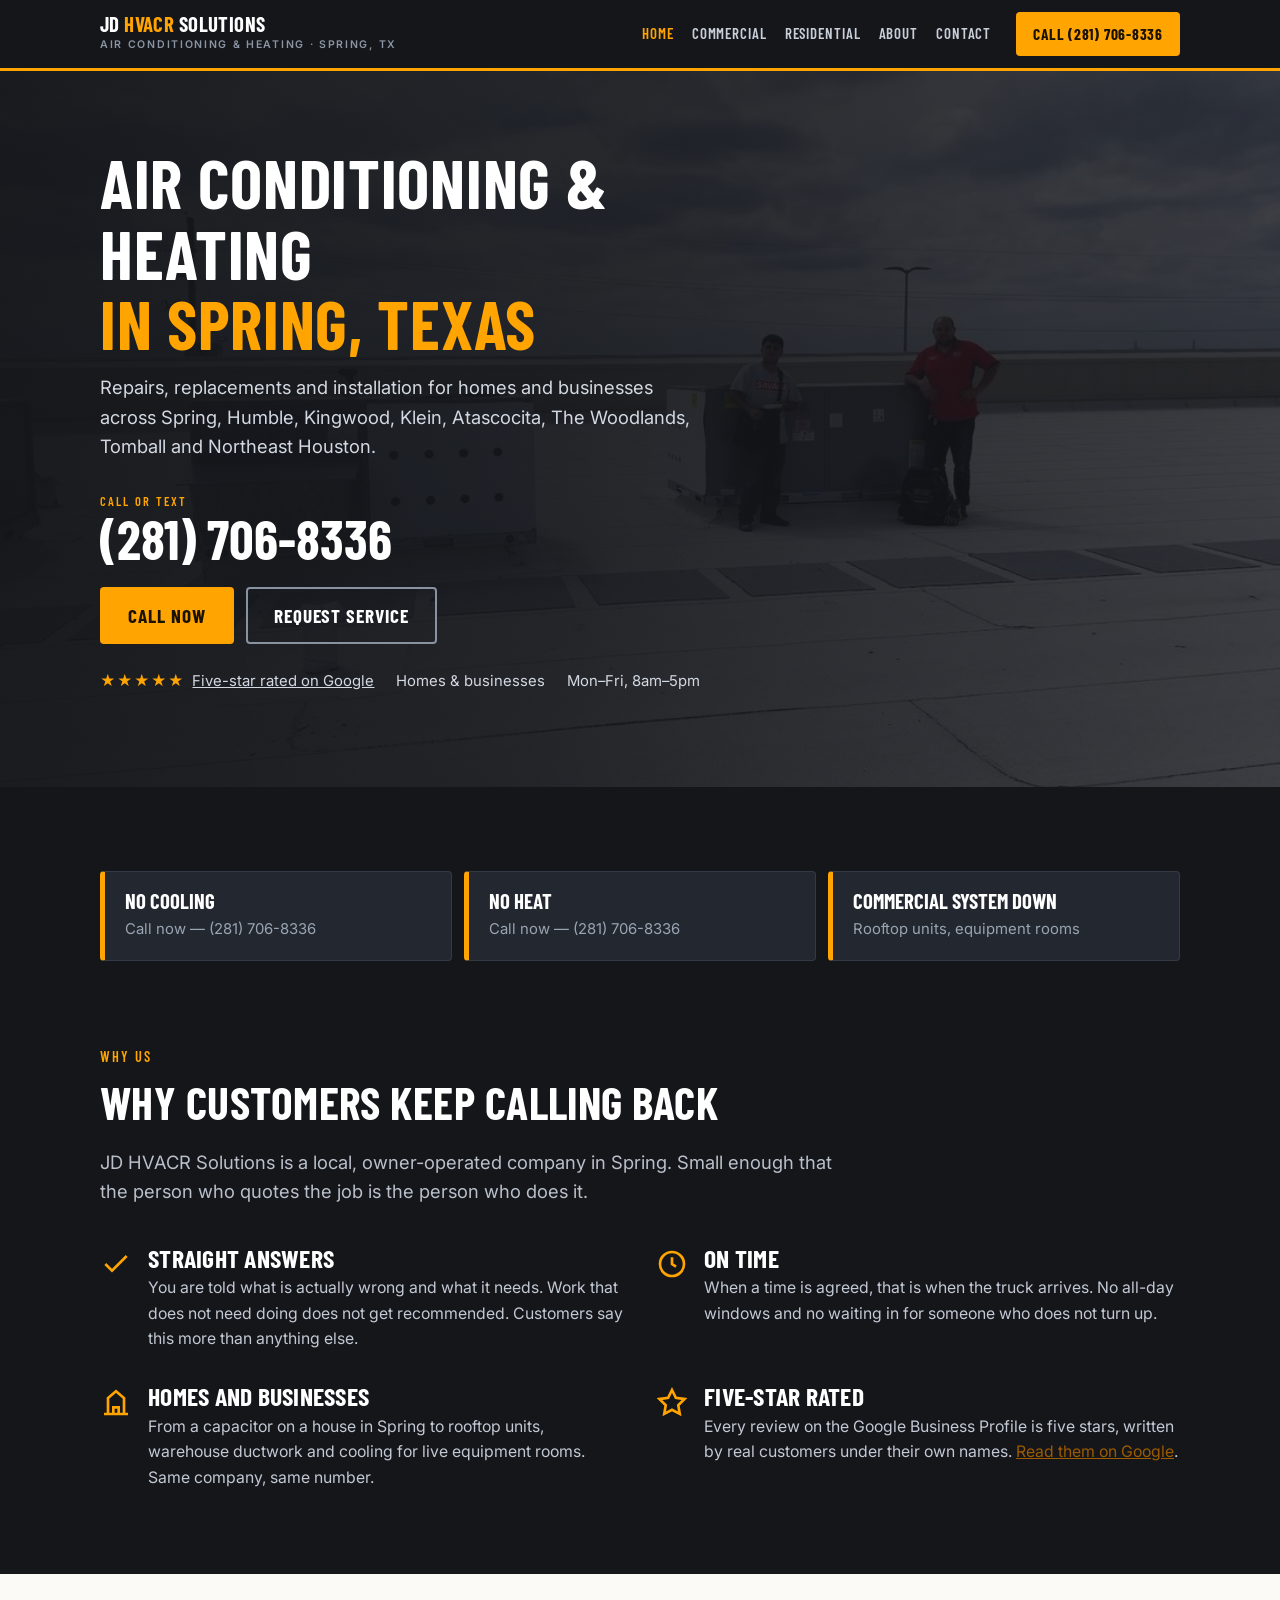
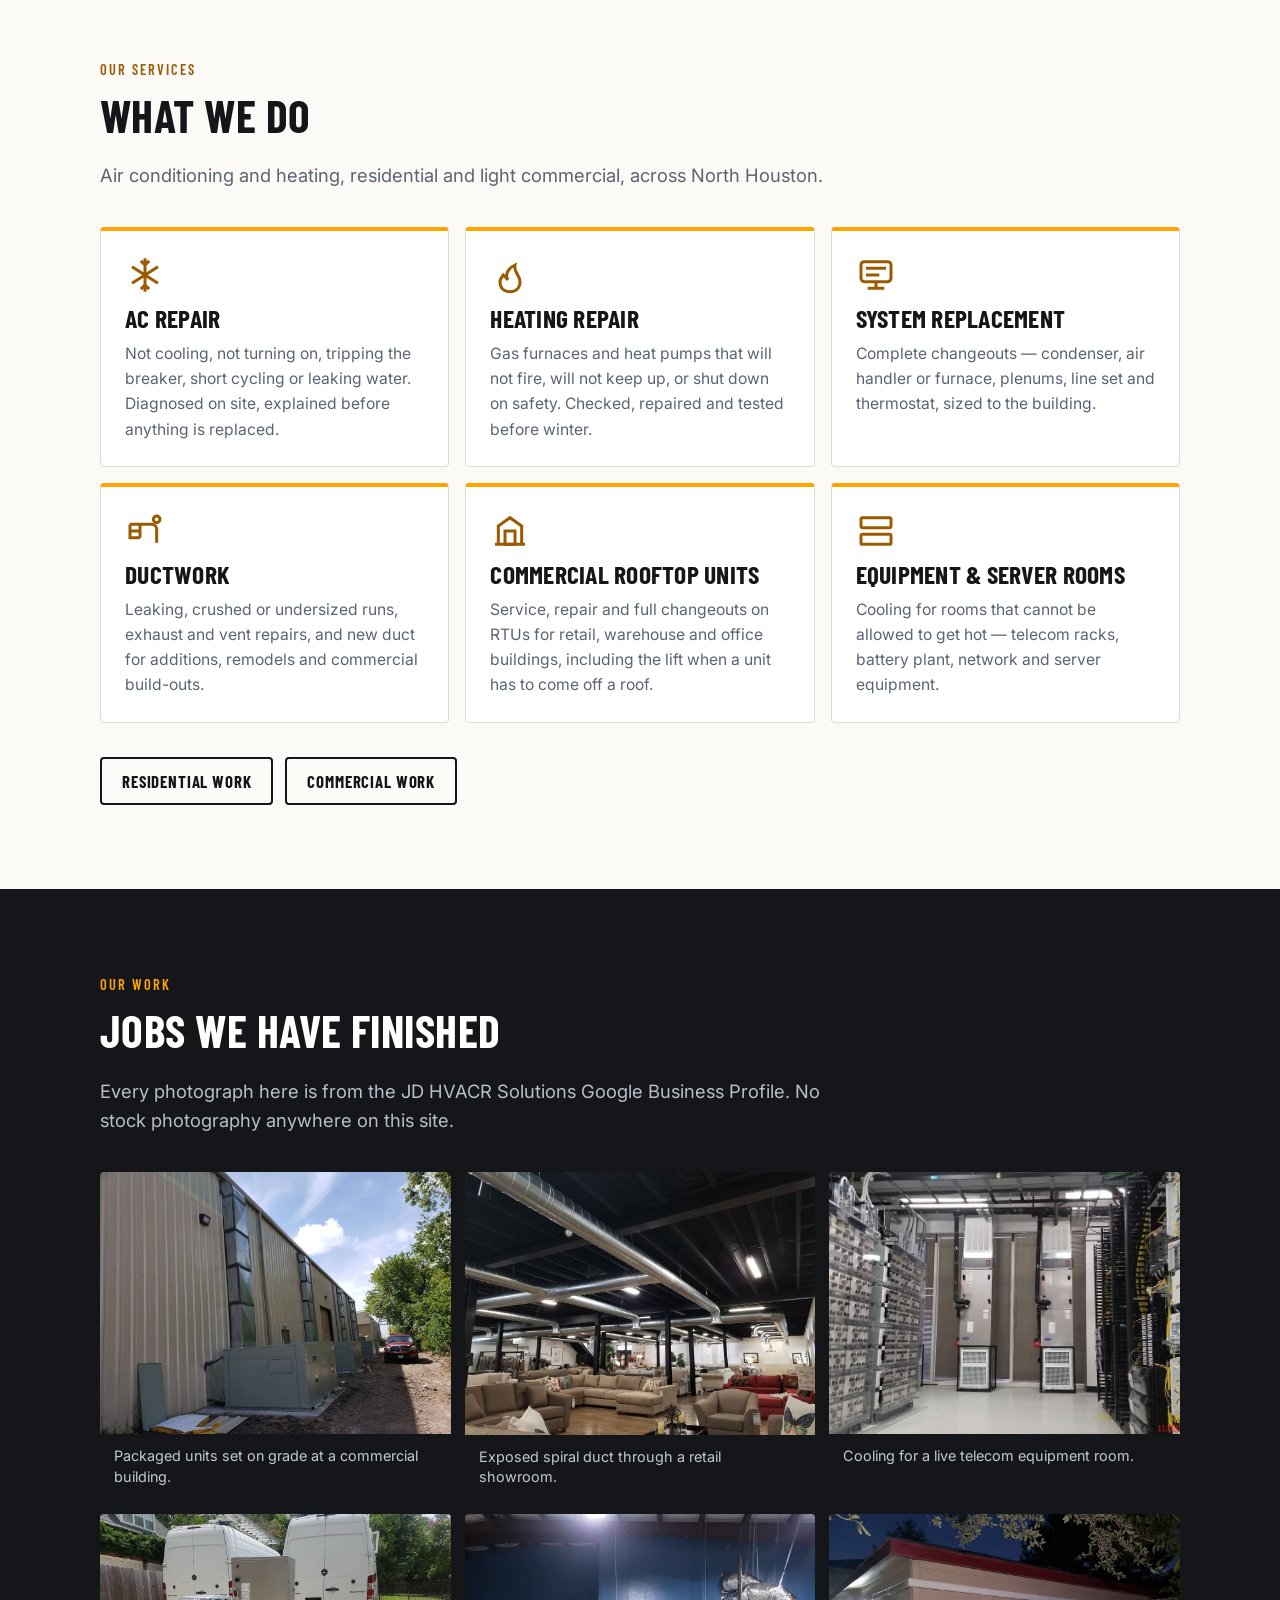
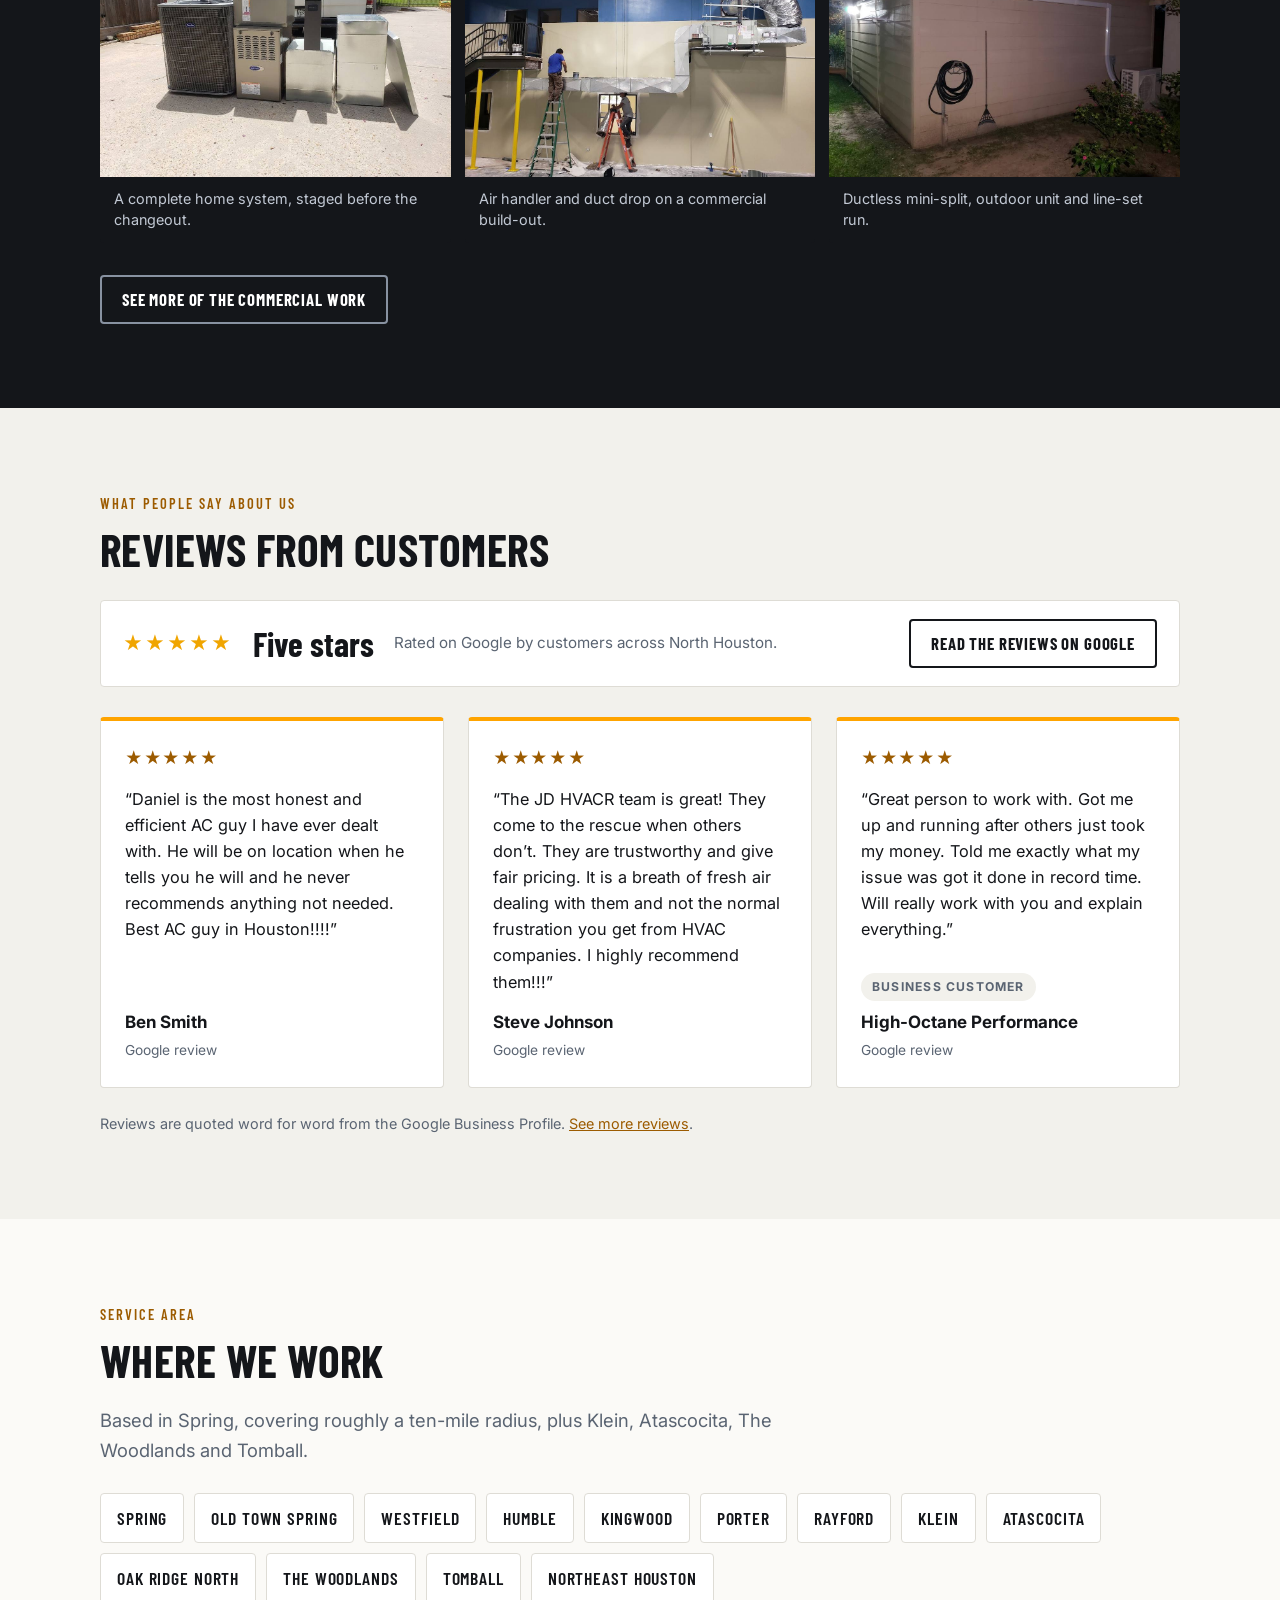
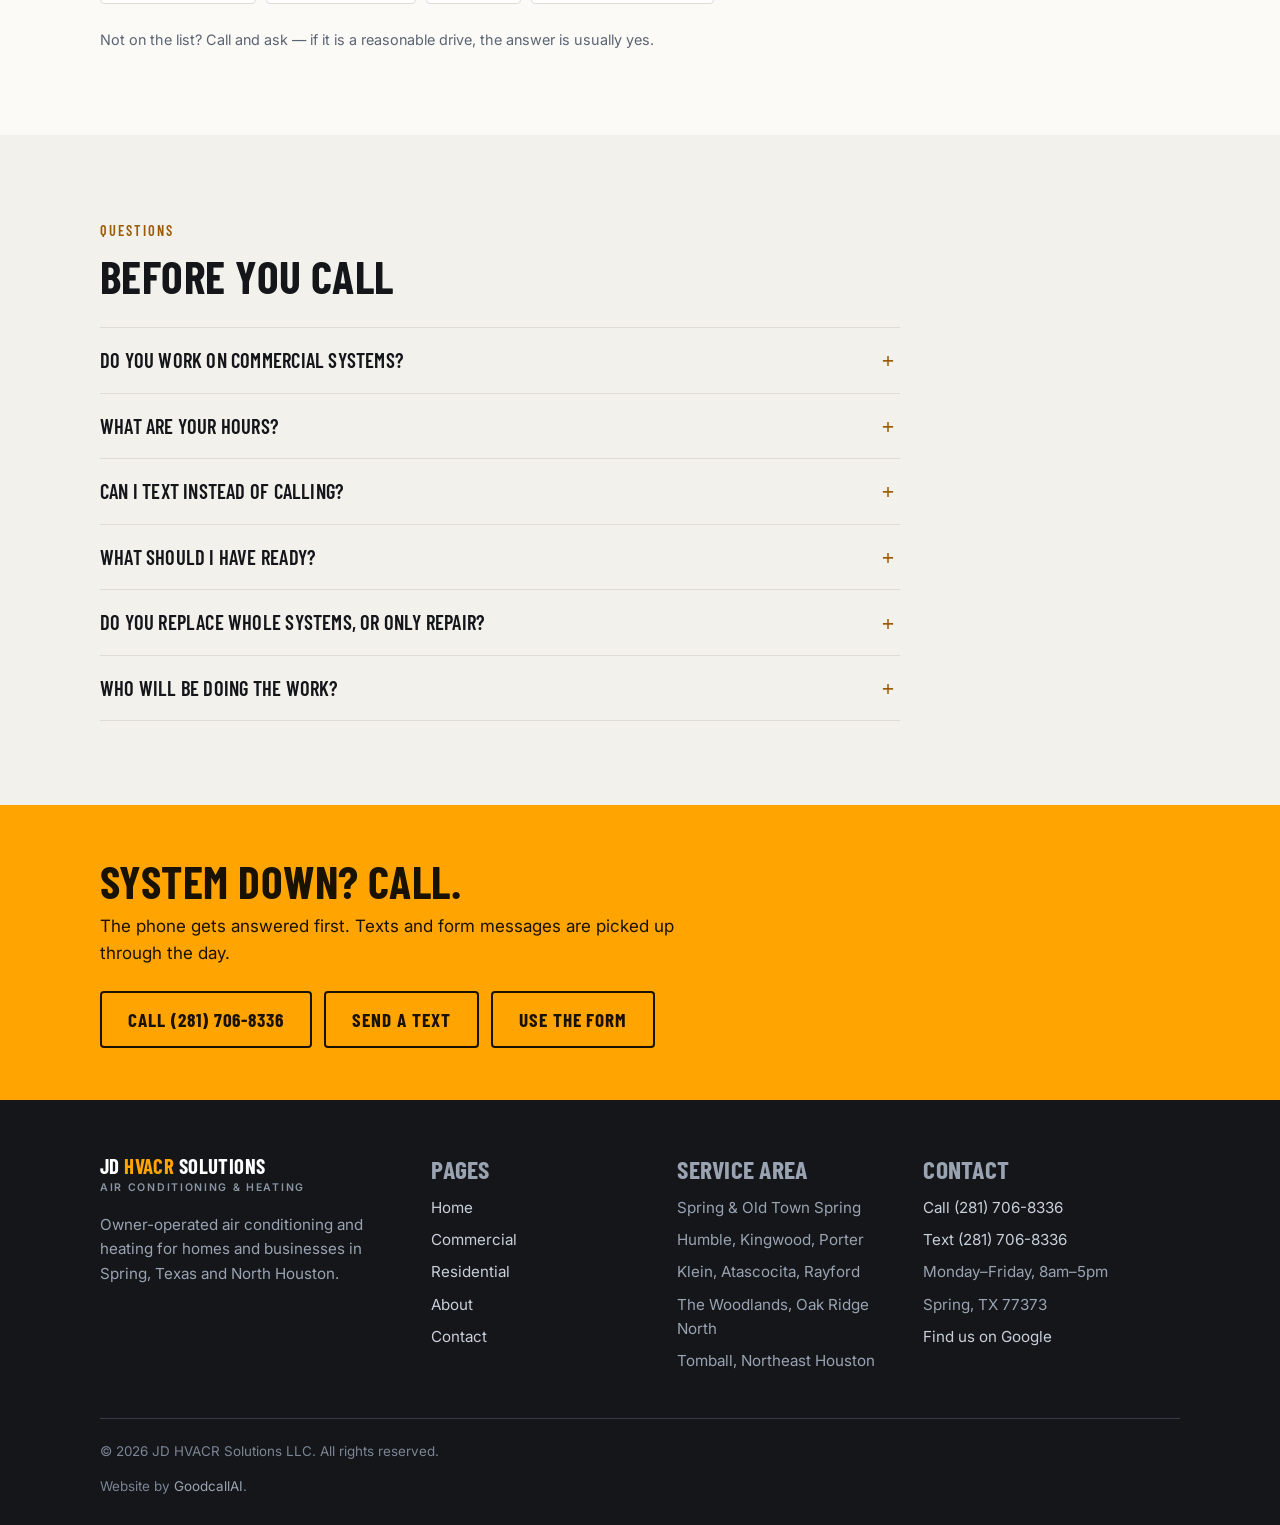
<file: index.html>
<!DOCTYPE html>
<html lang="en-US">
<head>
<meta charset="utf-8">
<meta name="viewport" content="width=device-width, initial-scale=1">
<!-- PREVIEW MODE: keeps this temporary address out of Google. Remove this line on the real domain. -->
<meta name="robots" content="noindex, nofollow">
<title>JD HVACR Solutions | AC &amp; Heating Repair in Spring, TX</title>
<meta name="description" content="Air conditioning and heating repair, replacement and installation for homes and businesses in Spring, Humble, Kingwood, Klein, Atascocita, The Woodlands, Tomball and Northeast Houston. Call or text (281) 706-8336.">
<meta property="og:type" content="website">
<meta property="og:site_name" content="JD HVACR Solutions">
<meta property="og:title" content="JD HVACR Solutions | AC &amp; Heating in Spring, TX">
<meta property="og:description" content="AC and heating for homes and businesses across Spring and North Houston. Five-star rated on Google. Call or text (281) 706-8336.">
<meta property="og:url" content="https://www.jdhvacrsolutions.com/">
<meta property="og:image" content="https://www.jdhvacrsolutions.com/assets/img/commercial-rooftop-units.jpg">
<meta name="twitter:card" content="summary_large_image">
<link rel="canonical" href="https://www.jdhvacrsolutions.com/">
<link rel="preconnect" href="https://fonts.googleapis.com">
<link rel="preconnect" href="https://fonts.gstatic.com" crossorigin>
<link rel="stylesheet" href="assets/css/site.css">
<link href="https://fonts.googleapis.com/css2?family=Barlow+Condensed:wght@600;700&family=Inter:wght@400;600;700&display=swap" rel="stylesheet">
<link rel="icon" href="assets/img/favicon.svg" type="image/svg+xml">
<script type="application/ld+json">
{
  "@context": "https://schema.org",
  "@type": "HVACBusiness",
  "name": "JD HVACR Solutions",
  "legalName": "JD HVACR Solutions LLC",
  "url": "https://www.jdhvacrsolutions.com/",
  "telephone": "+1-281-706-8336",
  "image": "https://www.jdhvacrsolutions.com/assets/img/commercial-rooftop-units.jpg",
  "address": {
    "@type": "PostalAddress",
    "addressLocality": "Spring",
    "addressRegion": "TX",
    "postalCode": "77373",
    "addressCountry": "US"
  },
  "geo": { "@type": "GeoCoordinates", "latitude": 30.0487239, "longitude": -95.3451249 },
  "openingHoursSpecification": [{
    "@type": "OpeningHoursSpecification",
    "dayOfWeek": ["Monday","Tuesday","Wednesday","Thursday","Friday"],
    "opens": "08:00", "closes": "17:00"
  }],
  "areaServed": [
    { "@type": "City", "name": "Spring, TX" },
    { "@type": "City", "name": "Humble, TX" },
    { "@type": "City", "name": "Kingwood, TX" },
    { "@type": "City", "name": "Porter, TX" },
    { "@type": "City", "name": "Klein, TX" },
    { "@type": "City", "name": "Atascocita, TX" },
    { "@type": "City", "name": "Oak Ridge North, TX" },
    { "@type": "City", "name": "The Woodlands, TX" },
    { "@type": "City", "name": "Tomball, TX" },
    { "@type": "City", "name": "Northeast Houston, TX" }
  ],
  "sameAs": ["https://maps.app.goo.gl/ZJkw5k8w882oYUyZ8"]
}
</script>
</head>
<body>
<a class="skip" href="#main">Skip to content</a>

<header class="topbar">
  <div class="wrap topbar__inner">
    <a class="brand" href="index.html">
      <div class="brand__name">JD <span>HVACR</span> Solutions</div>
      <div class="brand__sub">Air Conditioning &amp; Heating &middot; Spring, TX</div>
    </a>
    <nav class="nav" aria-label="Main">
      <a href="index.html" aria-current="page">Home</a>
      <a href="commercial.html">Commercial</a>
      <a href="residential.html">Residential</a>
      <a href="about.html">About</a>
      <a href="contact.html">Contact</a>
    </nav>
    <div class="topbar__cta">
      <a class="btn btn--amber" href="tel:+12817068336">Call (281) 706-8336</a>
    </div>
  </div>
</header>

<main id="main">

  <!-- ================= COVER ================= -->
  <section class="cover">
    <img class="cover__bg" src="assets/img/commercial-rooftop-units.jpg"
         alt="" aria-hidden="true" width="1100" height="619" fetchpriority="high">
    <div class="wrap cover__inner">
      <h1>Air conditioning &amp; heating <span>in Spring, Texas</span></h1>
      <p class="cover__lede">Repairs, replacements and installation for homes and businesses across Spring, Humble, Kingwood, Klein, Atascocita, The Woodlands, Tomball and Northeast Houston.</p>

      <a class="cover__phone" href="tel:+12817068336">
        <span class="label">Call or text</span>
        <span class="num">(281) 706-8336</span>
      </a>

      <div class="cover__actions">
        <a class="btn btn--lg btn--amber" href="tel:+12817068336">Call now</a>
        <a class="btn btn--lg btn--ghost" href="contact.html">Request service</a>
      </div>

      <ul class="cover__badges">
        <li><span class="stars" aria-hidden="true">&#9733;&#9733;&#9733;&#9733;&#9733;</span>
          <a href="https://maps.app.goo.gl/ZJkw5k8w882oYUyZ8" target="_blank" rel="noopener">Five-star rated on Google</a></li>
        <li>Homes &amp; businesses</li>
        <li>Mon&ndash;Fri, 8am&ndash;5pm</li>
      </ul>
    </div>
  </section>

  <!-- ================= TRIAGE ================= -->
  <section class="section section--tight section--dark">
    <div class="wrap">
      <div class="triage" style="margin-bottom:0">
        <a href="tel:+12817068336">
          <strong>No cooling</strong>
          <span>Call now &mdash; (281) 706-8336</span>
        </a>
        <a href="tel:+12817068336">
          <strong>No heat</strong>
          <span>Call now &mdash; (281) 706-8336</span>
        </a>
        <a href="commercial.html">
          <strong>Commercial system down</strong>
          <span>Rooftop units, equipment rooms</span>
        </a>
      </div>
    </div>
  </section>

  <!-- ================= WHY US ================= -->
  <section class="section section--dark" style="padding-top:0">
    <div class="wrap">
      <p class="eyebrow">Why us</p>
      <h2>Why customers keep calling back</h2>
      <p class="lede" style="margin-bottom:38px">JD HVACR Solutions is a local, owner-operated company in Spring. Small enough that the person who quotes the job is the person who does it.</p>

      <div class="why">
        <div class="why__item">
          <svg viewBox="0 0 24 24" fill="none" stroke="currentColor" stroke-width="2" aria-hidden="true"><path d="M20 6 9 17l-5-5"/></svg>
          <div>
            <h3>Straight answers</h3>
            <p>You are told what is actually wrong and what it needs. Work that does not need doing does not get recommended. Customers say this more than anything else.</p>
          </div>
        </div>
        <div class="why__item">
          <svg viewBox="0 0 24 24" fill="none" stroke="currentColor" stroke-width="2" aria-hidden="true"><circle cx="12" cy="12" r="9"/><path d="M12 7v5l3 2"/></svg>
          <div>
            <h3>On time</h3>
            <p>When a time is agreed, that is when the truck arrives. No all-day windows and no waiting in for someone who does not turn up.</p>
          </div>
        </div>
        <div class="why__item">
          <svg viewBox="0 0 24 24" fill="none" stroke="currentColor" stroke-width="2" aria-hidden="true"><path d="M3 21h18M6 21V9l6-5 6 5v12M10 21v-5h4v5"/></svg>
          <div>
            <h3>Homes and businesses</h3>
            <p>From a capacitor on a house in Spring to rooftop units, warehouse ductwork and cooling for live equipment rooms. Same company, same number.</p>
          </div>
        </div>
        <div class="why__item">
          <svg viewBox="0 0 24 24" fill="none" stroke="currentColor" stroke-width="2" aria-hidden="true"><path d="m12 3 2.9 5.9 6.5.9-4.7 4.6 1.1 6.5L12 17.8 6.2 20.9l1.1-6.5L2.6 9.8l6.5-.9z"/></svg>
          <div>
            <h3>Five-star rated</h3>
            <p>Every review on the Google Business Profile is five stars, written by real customers under their own names. <a href="https://maps.app.goo.gl/ZJkw5k8w882oYUyZ8" target="_blank" rel="noopener">Read them on Google</a>.</p>
          </div>
        </div>
      </div>
    </div>
  </section>

  <!-- ================= SERVICES ================= -->
  <section class="section">
    <div class="wrap">
      <p class="eyebrow">Our services</p>
      <h2>What we do</h2>
      <p class="lede">Air conditioning and heating, residential and light commercial, across North Houston.</p>

      <div class="services" style="margin-top:36px">
        <article class="svc">
          <svg viewBox="0 0 24 24" fill="none" stroke="currentColor" stroke-width="1.8" aria-hidden="true"><path d="M12 2v20M4.2 7 19.8 17M19.8 7 4.2 17M12 6l-2.5-2.5M12 6l2.5-2.5M12 18l-2.5 2.5M12 18l2.5 2.5"/></svg>
          <h3>AC repair</h3>
          <p>Not cooling, not turning on, tripping the breaker, short cycling or leaking water. Diagnosed on site, explained before anything is replaced.</p>
        </article>
        <article class="svc">
          <svg viewBox="0 0 24 24" fill="none" stroke="currentColor" stroke-width="1.8" aria-hidden="true"><path d="M12 22c4 0 6-2.7 6-6 0-4-4-5.5-3-10-3 1.5-5 4-5 6.5 0 1.5.8 2.5.8 2.5S9 13 8 12c-1 1.3-2 2.6-2 4 0 3.3 2 6 6 6Z"/></svg>
          <h3>Heating repair</h3>
          <p>Gas furnaces and heat pumps that will not fire, will not keep up, or shut down on safety. Checked, repaired and tested before winter.</p>
        </article>
        <article class="svc">
          <svg viewBox="0 0 24 24" fill="none" stroke="currentColor" stroke-width="1.8" aria-hidden="true"><rect x="3" y="4" width="18" height="12" rx="2"/><path d="M7 20h10M12 16v4M6 8h12M6 12h8"/></svg>
          <h3>System replacement</h3>
          <p>Complete changeouts &mdash; condenser, air handler or furnace, plenums, line set and thermostat, sized to the building.</p>
        </article>
        <article class="svc">
          <svg viewBox="0 0 24 24" fill="none" stroke="currentColor" stroke-width="1.8" aria-hidden="true"><path d="M3 8h13a3 3 0 0 1 3 3v8M3 8v8h6M3 12h6M9 8v8"/><circle cx="19" cy="5" r="2"/></svg>
          <h3>Ductwork</h3>
          <p>Leaking, crushed or undersized runs, exhaust and vent repairs, and new duct for additions, remodels and commercial build-outs.</p>
        </article>
        <article class="svc">
          <svg viewBox="0 0 24 24" fill="none" stroke="currentColor" stroke-width="1.8" aria-hidden="true"><path d="M3 20h18M5 20V9l7-5 7 5v11"/><rect x="9" y="12" width="6" height="8"/></svg>
          <h3>Commercial rooftop units</h3>
          <p>Service, repair and full changeouts on RTUs for retail, warehouse and office buildings, including the lift when a unit has to come off a roof.</p>
        </article>
        <article class="svc">
          <svg viewBox="0 0 24 24" fill="none" stroke="currentColor" stroke-width="1.8" aria-hidden="true"><rect x="3" y="4" width="18" height="6" rx="1"/><rect x="3" y="14" width="18" height="6" rx="1"/><path d="M7 7h.01M7 17h.01"/></svg>
          <h3>Equipment &amp; server rooms</h3>
          <p>Cooling for rooms that cannot be allowed to get hot &mdash; telecom racks, battery plant, network and server equipment.</p>
        </article>
      </div>

      <div style="margin-top:34px; display:flex; flex-wrap:wrap; gap:12px">
        <a class="btn btn--outline" href="residential.html">Residential work</a>
        <a class="btn btn--outline" href="commercial.html">Commercial work</a>
      </div>
    </div>
  </section>

  <!-- ================= OUR WORK ================= -->
  <section class="section section--dark">
    <div class="wrap">
      <p class="eyebrow">Our work</p>
      <h2>Jobs we have finished</h2>
      <p class="lede">Every photograph here is from the JD HVACR Solutions Google Business Profile. No stock photography anywhere on this site.</p>

      <div class="gallery" style="margin-top:36px">
        <figure class="shot">
          <img src="assets/img/commercial-package-units.jpg" alt="A row of packaged air conditioning units installed at ground level alongside a metal commercial building" width="1100" height="825" loading="lazy">
          <figcaption>Packaged units set on grade at a commercial building.</figcaption>
        </figure>
        <figure class="shot">
          <img src="assets/img/commercial-spiral-duct-showroom.jpg" alt="Exposed spiral ductwork running across the ceiling of a furniture showroom" width="1100" height="825" loading="lazy">
          <figcaption>Exposed spiral duct through a retail showroom.</figcaption>
        </figure>
        <figure class="shot">
          <img src="assets/img/commercial-equipment-room.jpg" alt="Two air handlers installed in a telecom equipment room between battery racks and fiber patch panels" width="1100" height="619" loading="lazy">
          <figcaption>Cooling for a live telecom equipment room.</figcaption>
        </figure>
        <figure class="shot">
          <img src="assets/img/residential-system-changeout.jpg" alt="Condenser, air handler, gas furnace and sheet metal plenums staged on a driveway for a home system replacement" width="1100" height="825" loading="lazy">
          <figcaption>A complete home system, staged before the changeout.</figcaption>
        </figure>
        <figure class="shot">
          <img src="assets/img/commercial-fitout-ductwork.jpg" alt="A ceiling-hung air handler and rectangular duct being installed during a commercial build-out" width="1100" height="825" loading="lazy">
          <figcaption>Air handler and duct drop on a commercial build-out.</figcaption>
        </figure>
        <figure class="shot">
          <img src="assets/img/residential-mini-split.jpg" alt="Ductless mini-split outdoor unit mounted beside a garage wall with a white line-set cover running up to the roofline" width="1100" height="825" loading="lazy">
          <figcaption>Ductless mini-split, outdoor unit and line-set run.</figcaption>
        </figure>
      </div>

      <p style="margin-top:32px">
        <a class="btn btn--ghost" href="commercial.html">See more of the commercial work</a>
      </p>
    </div>
  </section>

  <!-- ================= REVIEWS ================= -->
  <section class="section section--alt">
    <div class="wrap">
      <p class="eyebrow">What people say about us</p>
      <h2>Reviews from customers</h2>

      <div class="google-strip" style="margin-top:28px">
        <span class="stars" aria-hidden="true">&#9733;&#9733;&#9733;&#9733;&#9733;</span>
        <span class="big">Five stars</span>
        <p>Rated on Google by customers across North Houston.</p>
        <a class="btn btn--outline" style="margin-left:auto"
           href="https://maps.app.goo.gl/ZJkw5k8w882oYUyZ8" target="_blank" rel="noopener">Read the reviews on Google</a>
      </div>

      <div class="reviews">
        <article class="review">
          <div class="review__stars"><span aria-hidden="true">&#9733;&#9733;&#9733;&#9733;&#9733;</span><span class="visually-hidden">Rated 5 out of 5 stars</span></div>
          <blockquote>&ldquo;Daniel is the most honest and efficient AC guy I have ever dealt with. He will be on location when he tells you he will and he never recommends anything not needed. Best AC guy in Houston!!!!&rdquo;</blockquote>
          <div class="review__who">
            <span class="review__name">Ben Smith</span>
            <span class="review__meta">Google review</span>
          </div>
        </article>

        <article class="review">
          <div class="review__stars"><span aria-hidden="true">&#9733;&#9733;&#9733;&#9733;&#9733;</span><span class="visually-hidden">Rated 5 out of 5 stars</span></div>
          <blockquote>&ldquo;The JD HVACR team is great! They come to the rescue when others don&rsquo;t. They are trustworthy and give fair pricing. It is a breath of fresh air dealing with them and not the normal frustration you get from HVAC companies. I highly recommend them!!!&rdquo;</blockquote>
          <div class="review__who">
            <span class="review__name">Steve Johnson</span>
            <span class="review__meta">Google review</span>
          </div>
        </article>

        <article class="review">
          <div class="review__stars"><span aria-hidden="true">&#9733;&#9733;&#9733;&#9733;&#9733;</span><span class="visually-hidden">Rated 5 out of 5 stars</span></div>
          <blockquote>&ldquo;Great person to work with. Got me up and running after others just took my money. Told me exactly what my issue was got it done in record time. Will really work with you and explain everything.&rdquo;</blockquote>
          <div class="review__who">
            <span class="review__job">Business customer</span>
            <span class="review__name" style="margin-top:8px">High-Octane Performance</span>
            <span class="review__meta">Google review</span>
          </div>
        </article>
      </div>

      <p class="source-note">
        Reviews are quoted word for word from the Google Business Profile.
        <a href="about.html">See more reviews</a>.
      </p>
    </div>
  </section>

  <!-- ================= SERVICE AREA ================= -->
  <section class="section">
    <div class="wrap">
      <p class="eyebrow">Service area</p>
      <h2>Where we work</h2>
      <p class="lede">Based in Spring, covering roughly a ten-mile radius, plus Klein, Atascocita, The Woodlands and Tomball.</p>
      <ul class="areas" style="margin-top:28px">
        <li>Spring</li>
        <li>Old Town Spring</li>
        <li>Westfield</li>
        <li>Humble</li>
        <li>Kingwood</li>
        <li>Porter</li>
        <li>Rayford</li>
        <li>Klein</li>
        <li>Atascocita</li>
        <li>Oak Ridge North</li>
        <li>The Woodlands</li>
        <li>Tomball</li>
        <li>Northeast Houston</li>
      </ul>
      <p class="source-note">Not on the list? Call and ask &mdash; if it is a reasonable drive, the answer is usually yes.</p>
    </div>
  </section>

  <!-- ================= FAQ ================= -->
  <section class="section section--alt">
    <div class="wrap">
      <p class="eyebrow">Questions</p>
      <h2>Before you call</h2>
      <div class="faq" style="margin-top:28px">
        <details>
          <summary>Do you work on commercial systems?</summary>
          <div class="answer"><p>Yes. Rooftop package units, spiral and rectangular ductwork, new construction build-outs and equipment-room cooling, alongside the residential side. <a href="commercial.html">See the commercial work</a>.</p></div>
        </details>
        <details>
          <summary>What are your hours?</summary>
          <div class="answer"><p>Monday to Friday, 8am to 5pm. Outside those hours, extreme temperatures come first &mdash; no heat in winter, no cooling in summer. Call and say what the situation is.</p></div>
        </details>
        <details>
          <summary>Can I text instead of calling?</summary>
          <div class="answer"><p>Yes. <a href="sms:+12817068336">Text (281) 706-8336</a> with your address and what the system is doing. If it is urgent, phone &mdash; that gets seen faster.</p></div>
        </details>
        <details>
          <summary>What should I have ready?</summary>
          <div class="answer"><p>Your address, what the system is doing or not doing, and roughly how old it is. If you know the brand, say so. That is usually enough to know what to bring.</p></div>
        </details>
        <details>
          <summary>Do you replace whole systems, or only repair?</summary>
          <div class="answer"><p>Both. Repairs, part replacements and complete changeouts. If a repair will get you through, that is what gets recommended.</p></div>
        </details>
        <details>
          <summary>Who will be doing the work?</summary>
          <div class="answer"><p>JD HVACR Solutions is owner-operated, so the person who quotes the job is the person who does it. There is no call center and no dispatcher between you and the work.</p></div>
        </details>
      </div>
    </div>
  </section>

  <section class="band">
    <div class="wrap">
      <h2>System down? Call.</h2>
      <p>The phone gets answered first. Texts and form messages are picked up through the day.</p>
      <div class="band__actions">
        <a class="btn btn--lg btn--outline" href="tel:+12817068336">Call (281) 706-8336</a>
        <a class="btn btn--lg btn--outline" href="sms:+12817068336">Send a text</a>
        <a class="btn btn--lg btn--outline" href="contact.html">Use the form</a>
      </div>
    </div>
  </section>

</main>

<!--#footer-->
<footer class="footer">
  <div class="wrap">
    <div class="footer__grid">
      <div>
        <div class="brand__name">JD <span>HVACR</span> Solutions</div>
        <div class="brand__sub" style="margin-bottom:16px">Air Conditioning &amp; Heating</div>
        <p>Owner-operated air conditioning and heating for homes and businesses in Spring, Texas and North Houston.</p>
      </div>
      <div>
        <h3>Pages</h3>
        <ul>
          <li><a href="index.html">Home</a></li>
          <li><a href="commercial.html">Commercial</a></li>
          <li><a href="residential.html">Residential</a></li>
          <li><a href="about.html">About</a></li>
          <li><a href="contact.html">Contact</a></li>
        </ul>
      </div>
      <div>
        <h3>Service area</h3>
        <ul>
          <li>Spring &amp; Old Town Spring</li>
          <li>Humble, Kingwood, Porter</li>
          <li>Klein, Atascocita, Rayford</li>
          <li>The Woodlands, Oak Ridge North</li>
          <li>Tomball, Northeast Houston</li>
        </ul>
      </div>
      <div>
        <h3>Contact</h3>
        <ul>
          <li><a href="tel:+12817068336">Call (281) 706-8336</a></li>
          <li><a href="sms:+12817068336">Text (281) 706-8336</a></li>
          <li>Monday&ndash;Friday, 8am&ndash;5pm</li>
          <li>Spring, TX 77373</li>
          <li><a href="https://maps.app.goo.gl/ZJkw5k8w882oYUyZ8" target="_blank" rel="noopener">Find us on Google</a></li>
        </ul>
      </div>
    </div>

    <div class="footer__legal">
      <!-- ===================================================================
           LAUNCH BLOCKER — DO NOT DEPLOY WITHOUT READING THIS
           Daniel's Texas TACL license number is not yet known. The TDLR
           regulatory notice below is the statement a LICENSED contractor
           displays, so publishing it without a number asserts something
           nobody has verified. It stays commented out until he supplies
           the number. Every competitor shows theirs; this is item 2 in
           BUILD-NOTES.md. Uncomment and fill in the number, on all five
           pages, before the site goes live.

      <p class="tdlr">
        Regulated by the Texas Department of Licensing and Regulation,
        P.O. Box 12157, Austin, TX 78711 &middot; 1-800-803-9202 &middot; 512-463-6599 &middot;
        <a href="https://www.tdlr.texas.gov" target="_blank" rel="noopener">www.tdlr.texas.gov</a><br>
        License Number: TACL______
      </p>
           =================================================================== -->
      <p>&copy; 2026 JD HVACR Solutions LLC. All rights reserved.</p>
      <p class="credit">Website by <a href="https://goodcallai.org" target="_blank" rel="noopener">GoodcallAI</a>.</p>
    </div>
  </div>
</footer>

<nav class="callbar" aria-label="Quick contact">
  <a class="is-call" href="tel:+12817068336">Call now</a>
  <a class="is-text" href="sms:+12817068336">Text us</a>
</nav>

</body>
</html>
</file>
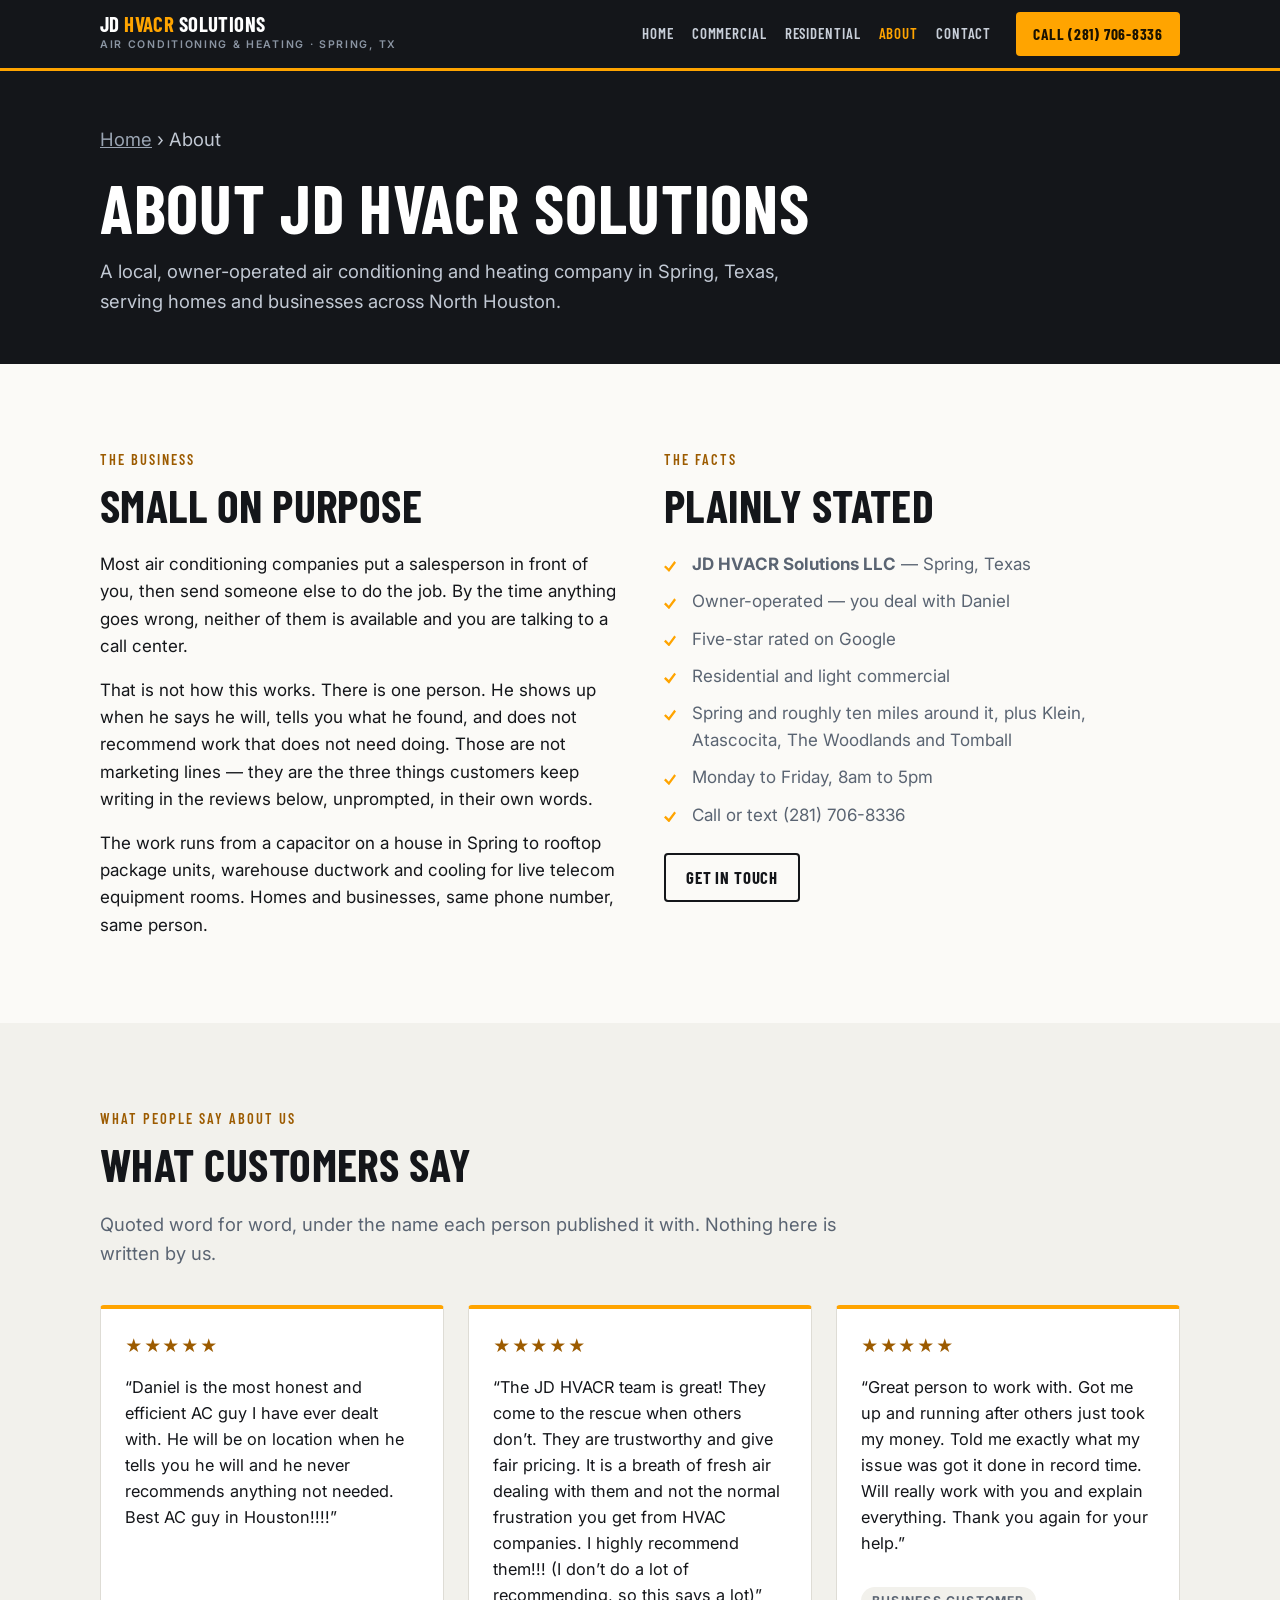
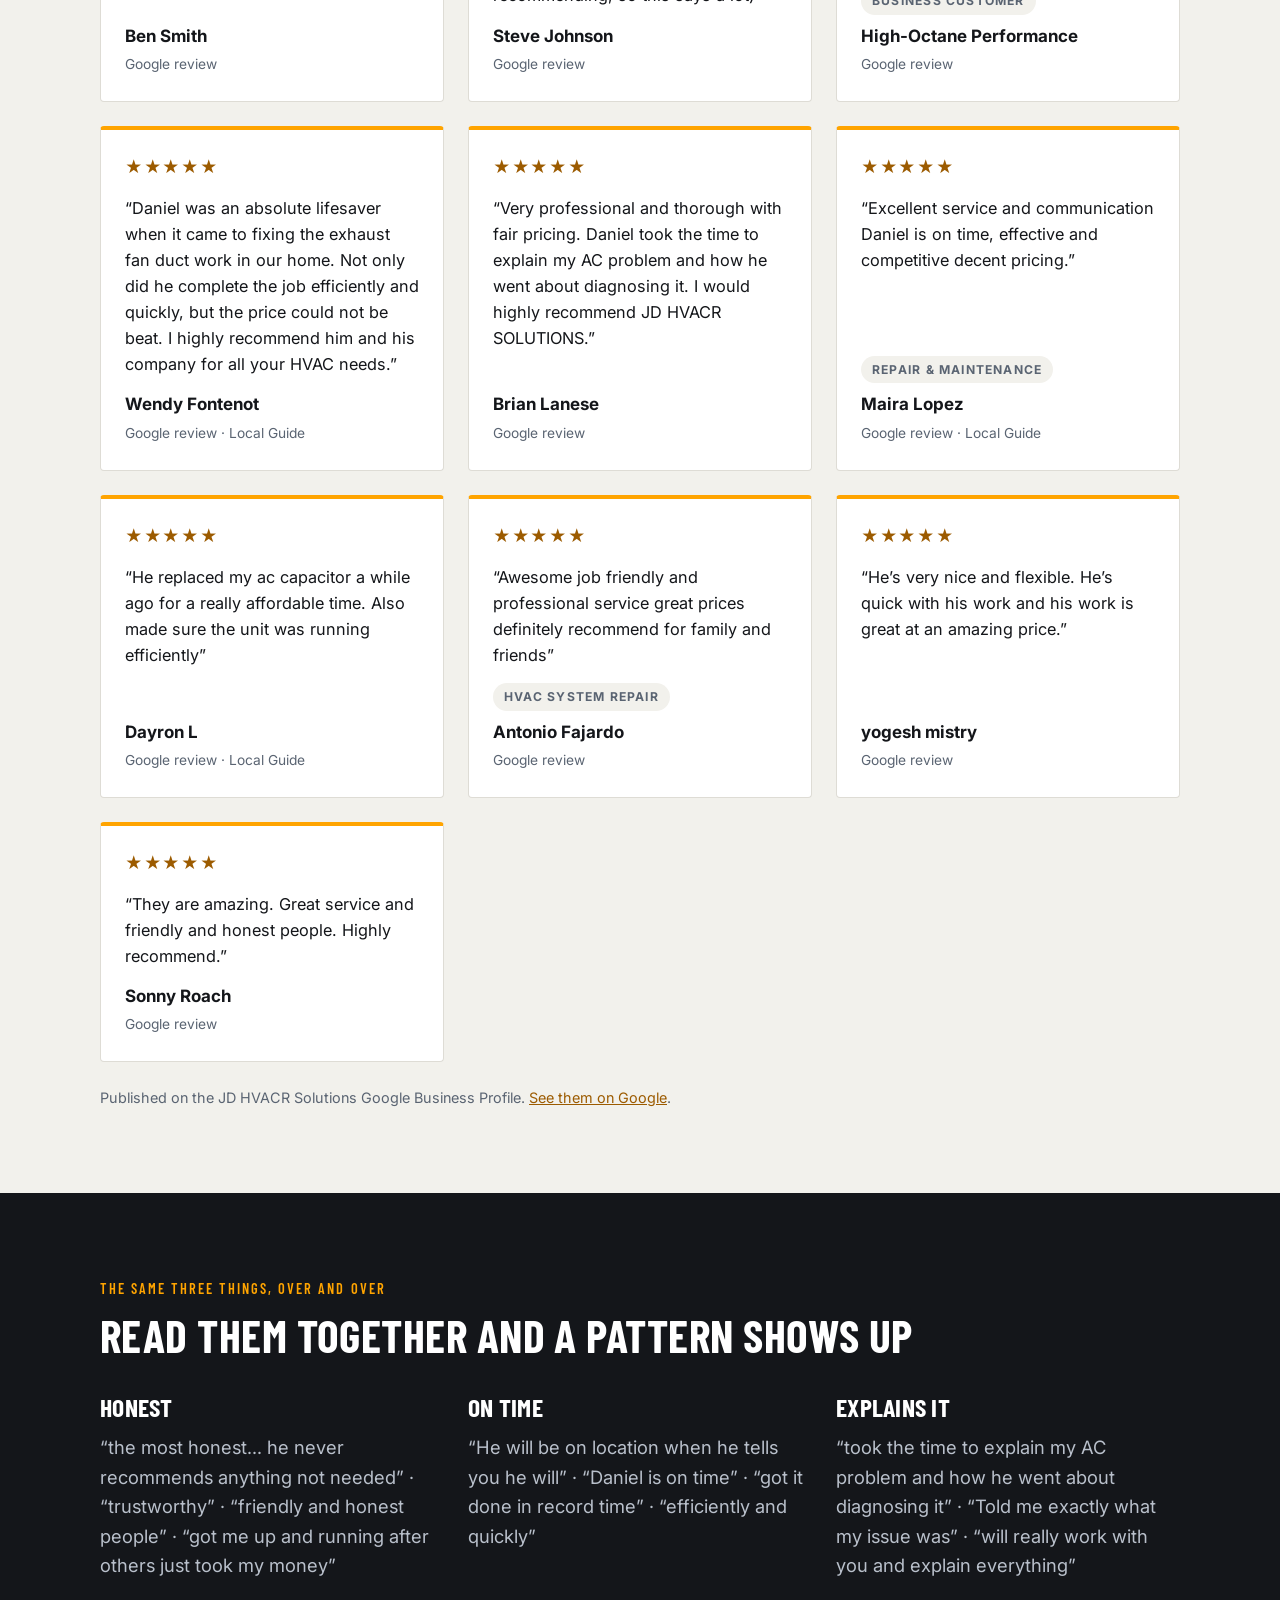
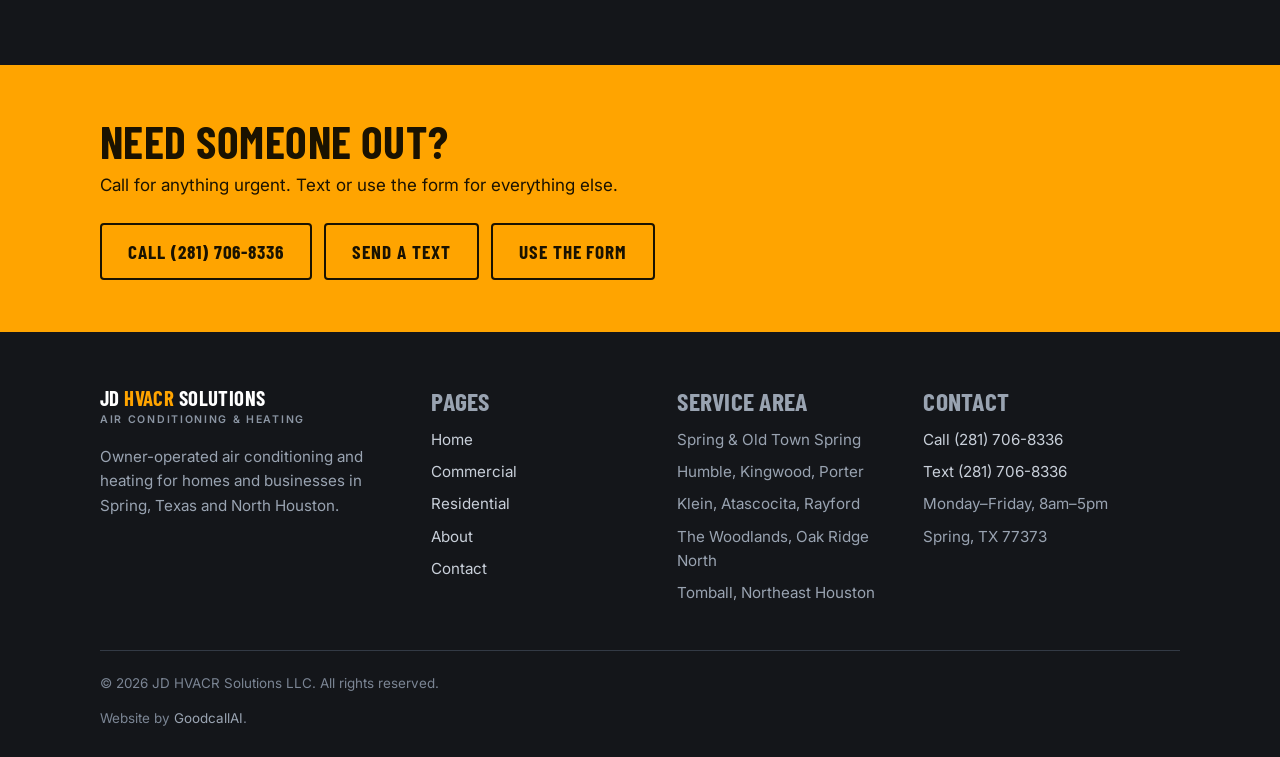
<file: about.html>
<!DOCTYPE html>
<html lang="en-US">
<head>
<meta charset="utf-8">
<meta name="viewport" content="width=device-width, initial-scale=1">
<!-- PREVIEW MODE: keeps this temporary address out of Google. Remove this line on the real domain. -->
<meta name="robots" content="noindex, nofollow">
<title>About Us &amp; Customer Reviews | JD HVACR Solutions</title>
<meta name="description" content="JD HVACR Solutions is owner-operated out of Spring, Texas. Read five-star Google reviews, quoted word for word under the reviewer's own name.">
<meta property="og:type" content="website">
<meta property="og:site_name" content="JD HVACR Solutions">
<meta property="og:title" content="About Us &amp; Customer Reviews | JD HVACR Solutions">
<meta property="og:description" content="Owner-operated out of Spring, Texas. Five-star Google reviews, quoted word for word.">
<meta property="og:url" content="https://www.jdhvacrsolutions.com/about.html">
<meta property="og:image" content="https://www.jdhvacrsolutions.com/assets/img/commercial-rooftop-units.jpg">
<meta name="twitter:card" content="summary_large_image">
<link rel="canonical" href="https://www.jdhvacrsolutions.com/about.html">
<link rel="preconnect" href="https://fonts.googleapis.com">
<link rel="preconnect" href="https://fonts.gstatic.com" crossorigin>
<link rel="stylesheet" href="assets/css/site.css">
<link href="https://fonts.googleapis.com/css2?family=Barlow+Condensed:wght@600;700&family=Inter:wght@400;600;700&display=swap" rel="stylesheet">
<link rel="icon" href="assets/img/favicon.svg" type="image/svg+xml">
</head>
<body>
<a class="skip" href="#main">Skip to content</a>

<header class="topbar">
  <div class="wrap topbar__inner">
    <a class="brand" href="index.html">
      <div class="brand__name">JD <span>HVACR</span> Solutions</div>
      <div class="brand__sub">Air Conditioning &amp; Heating &middot; Spring, TX</div>
    </a>
    <nav class="nav" aria-label="Main">
      <a href="index.html">Home</a>
      <a href="commercial.html">Commercial</a>
      <a href="residential.html">Residential</a>
      <a href="about.html" aria-current="page">About</a>
      <a href="contact.html">Contact</a>
    </nav>
    <div class="topbar__cta">
      <a class="btn btn--amber" href="tel:+12817068336">Call (281) 706-8336</a>
    </div>
  </div>
</header>

<main id="main">

  <section class="pagehead">
    <div class="wrap">
      <p class="crumb"><a href="index.html">Home</a> &rsaquo; About</p>
      <h1>About JD HVACR Solutions</h1>
      <p>A local, owner-operated air conditioning and heating company in Spring, Texas, serving homes and businesses across North Houston.</p>
    </div>
  </section>

  <section class="section">
    <div class="wrap">
      <div class="split">
        <div>
          <p class="eyebrow">The business</p>
          <h2>Small on purpose</h2>
          <p>Most air conditioning companies put a salesperson in front of you, then send someone else to do the job. By the time anything goes wrong, neither of them is available and you are talking to a call center.</p>
          <p>That is not how this works. There is one person. He shows up when he says he will, tells you what he found, and does not recommend work that does not need doing. Those are not marketing lines &mdash; they are the three things customers keep writing in the reviews below, unprompted, in their own words.</p>
          <p>The work runs from a capacitor on a house in Spring to rooftop package units, warehouse ductwork and cooling for live telecom equipment rooms. Homes and businesses, same phone number, same person.</p>
        </div>
        <div>
          <p class="eyebrow">The facts</p>
          <h2>Plainly stated</h2>
          <ul class="ticks">
            <li><strong>JD HVACR Solutions LLC</strong> &mdash; Spring, Texas</li>
            <li>Owner-operated &mdash; you deal with Daniel</li>
            <li>Five-star rated on Google</li>
            <li>Residential and light commercial</li>
            <li>Spring and roughly ten miles around it, plus Klein, Atascocita, The Woodlands and Tomball</li>
            <li>Monday to Friday, 8am to 5pm</li>
            <li>Call or text (281) 706-8336</li>
          </ul>
          <p style="margin-top:24px">
            <a class="btn btn--outline" href="contact.html">Get in touch</a>
          </p>
        </div>
      </div>
    </div>
  </section>

  <section class="section section--alt">
    <div class="wrap">
      <p class="eyebrow">What people say about us</p>
      <h2>What customers say</h2>
      <p class="lede">Quoted word for word, under the name each person published it with. Nothing here is written by us.</p>

      <div class="reviews" style="margin-top:36px">

        <article class="review">
          <div class="review__stars"><span aria-hidden="true">&#9733;&#9733;&#9733;&#9733;&#9733;</span><span class="visually-hidden">Rated 5 out of 5 stars</span></div>
          <blockquote>&ldquo;Daniel is the most honest and efficient AC guy I have ever dealt with. He will be on location when he tells you he will and he never recommends anything not needed. Best AC guy in Houston!!!!&rdquo;</blockquote>
          <div class="review__who">
            <span class="review__name">Ben Smith</span>
            <span class="review__meta">Google review</span>
          </div>
        </article>

        <article class="review">
          <div class="review__stars"><span aria-hidden="true">&#9733;&#9733;&#9733;&#9733;&#9733;</span><span class="visually-hidden">Rated 5 out of 5 stars</span></div>
          <blockquote>&ldquo;The JD HVACR team is great! They come to the rescue when others don&rsquo;t. They are trustworthy and give fair pricing. It is a breath of fresh air dealing with them and not the normal frustration you get from HVAC companies. I highly recommend them!!! (I don&rsquo;t do a lot of recommending, so this says a lot)&rdquo;</blockquote>
          <div class="review__who">
            <span class="review__name">Steve Johnson</span>
            <span class="review__meta">Google review</span>
          </div>
        </article>

        <article class="review">
          <div class="review__stars"><span aria-hidden="true">&#9733;&#9733;&#9733;&#9733;&#9733;</span><span class="visually-hidden">Rated 5 out of 5 stars</span></div>
          <blockquote>&ldquo;Great person to work with. Got me up and running after others just took my money. Told me exactly what my issue was got it done in record time. Will really work with you and explain everything. Thank you again for your help.&rdquo;</blockquote>
          <div class="review__who">
            <span class="review__job">Business customer</span>
            <span class="review__name" style="margin-top:8px">High-Octane Performance</span>
            <span class="review__meta">Google review</span>
          </div>
        </article>

        <article class="review">
          <div class="review__stars"><span aria-hidden="true">&#9733;&#9733;&#9733;&#9733;&#9733;</span><span class="visually-hidden">Rated 5 out of 5 stars</span></div>
          <blockquote>&ldquo;Daniel was an absolute lifesaver when it came to fixing the exhaust fan duct work in our home. Not only did he complete the job efficiently and quickly, but the price could not be beat. I highly recommend him and his company for all your HVAC needs.&rdquo;</blockquote>
          <div class="review__who">
            <span class="review__name">Wendy Fontenot</span>
            <span class="review__meta">Google review &middot; Local Guide</span>
          </div>
        </article>

        <article class="review">
          <div class="review__stars"><span aria-hidden="true">&#9733;&#9733;&#9733;&#9733;&#9733;</span><span class="visually-hidden">Rated 5 out of 5 stars</span></div>
          <blockquote>&ldquo;Very professional and thorough with fair pricing. Daniel took the time to explain my AC problem and how he went about diagnosing it. I would highly recommend JD HVACR SOLUTIONS.&rdquo;</blockquote>
          <div class="review__who">
            <span class="review__name">Brian Lanese</span>
            <span class="review__meta">Google review</span>
          </div>
        </article>

        <article class="review">
          <div class="review__stars"><span aria-hidden="true">&#9733;&#9733;&#9733;&#9733;&#9733;</span><span class="visually-hidden">Rated 5 out of 5 stars</span></div>
          <blockquote>&ldquo;Excellent service and communication Daniel is on time, effective and competitive decent pricing.&rdquo;</blockquote>
          <div class="review__who">
            <span class="review__job">Repair &amp; maintenance</span>
            <span class="review__name" style="margin-top:8px">Maira Lopez</span>
            <span class="review__meta">Google review &middot; Local Guide</span>
          </div>
        </article>

        <article class="review">
          <div class="review__stars"><span aria-hidden="true">&#9733;&#9733;&#9733;&#9733;&#9733;</span><span class="visually-hidden">Rated 5 out of 5 stars</span></div>
          <blockquote>&ldquo;He replaced my ac capacitor a while ago for a really affordable time. Also made sure the unit was running efficiently&rdquo;</blockquote>
          <div class="review__who">
            <span class="review__name">Dayron L</span>
            <span class="review__meta">Google review &middot; Local Guide</span>
          </div>
        </article>

        <article class="review">
          <div class="review__stars"><span aria-hidden="true">&#9733;&#9733;&#9733;&#9733;&#9733;</span><span class="visually-hidden">Rated 5 out of 5 stars</span></div>
          <blockquote>&ldquo;Awesome job friendly and professional service great prices definitely recommend for family and friends&rdquo;</blockquote>
          <div class="review__who">
            <span class="review__job">HVAC system repair</span>
            <span class="review__name" style="margin-top:8px">Antonio Fajardo</span>
            <span class="review__meta">Google review</span>
          </div>
        </article>

        <article class="review">
          <div class="review__stars"><span aria-hidden="true">&#9733;&#9733;&#9733;&#9733;&#9733;</span><span class="visually-hidden">Rated 5 out of 5 stars</span></div>
          <blockquote>&ldquo;He&rsquo;s very nice and flexible. He&rsquo;s quick with his work and his work is great at an amazing price.&rdquo;</blockquote>
          <div class="review__who">
            <span class="review__name">yogesh mistry</span>
            <span class="review__meta">Google review</span>
          </div>
        </article>

        <article class="review">
          <div class="review__stars"><span aria-hidden="true">&#9733;&#9733;&#9733;&#9733;&#9733;</span><span class="visually-hidden">Rated 5 out of 5 stars</span></div>
          <blockquote>&ldquo;They are amazing. Great service and friendly and honest people. Highly recommend.&rdquo;</blockquote>
          <div class="review__who">
            <span class="review__name">Sonny Roach</span>
            <span class="review__meta">Google review</span>
          </div>
        </article>

      </div>

      <p class="source-note">
        Published on the JD HVACR Solutions Google Business Profile.
        <a href="https://maps.app.goo.gl/ZJkw5k8w882oYUyZ8" target="_blank" rel="noopener">See them on Google</a>.
      </p>
    </div>
  </section>

  <section class="section section--dark">
    <div class="wrap">
      <p class="eyebrow">The same three things, over and over</p>
      <h2>Read them together and a pattern shows up</h2>
      <div class="grid grid--3" style="margin-top:36px">
        <div>
          <h3>Honest</h3>
          <p class="lede">&ldquo;the most honest&hellip; he never recommends anything not needed&rdquo; &middot; &ldquo;trustworthy&rdquo; &middot; &ldquo;friendly and honest people&rdquo; &middot; &ldquo;got me up and running after others just took my money&rdquo;</p>
        </div>
        <div>
          <h3>On time</h3>
          <p class="lede">&ldquo;He will be on location when he tells you he will&rdquo; &middot; &ldquo;Daniel is on time&rdquo; &middot; &ldquo;got it done in record time&rdquo; &middot; &ldquo;efficiently and quickly&rdquo;</p>
        </div>
        <div>
          <h3>Explains it</h3>
          <p class="lede">&ldquo;took the time to explain my AC problem and how he went about diagnosing it&rdquo; &middot; &ldquo;Told me exactly what my issue was&rdquo; &middot; &ldquo;will really work with you and explain everything&rdquo;</p>
        </div>
      </div>
    </div>
  </section>

  <section class="band">
    <div class="wrap">
      <h2>Need someone out?</h2>
      <p>Call for anything urgent. Text or use the form for everything else.</p>
      <div class="band__actions">
        <a class="btn btn--lg btn--outline" href="tel:+12817068336">Call (281) 706-8336</a>
        <a class="btn btn--lg btn--outline" href="sms:+12817068336">Send a text</a>
        <a class="btn btn--lg btn--outline" href="contact.html">Use the form</a>
      </div>
    </div>
  </section>

</main>

<!--#footer-->
<footer class="footer">
  <div class="wrap">
    <div class="footer__grid">
      <div>
        <div class="brand__name">JD <span>HVACR</span> Solutions</div>
        <div class="brand__sub" style="margin-bottom:16px">Air Conditioning &amp; Heating</div>
        <p>Owner-operated air conditioning and heating for homes and businesses in Spring, Texas and North Houston.</p>
      </div>
      <div>
        <h3>Pages</h3>
        <ul>
          <li><a href="index.html">Home</a></li>
          <li><a href="commercial.html">Commercial</a></li>
          <li><a href="residential.html">Residential</a></li>
          <li><a href="about.html">About</a></li>
          <li><a href="contact.html">Contact</a></li>
        </ul>
      </div>
      <div>
        <h3>Service area</h3>
        <ul>
          <li>Spring &amp; Old Town Spring</li>
          <li>Humble, Kingwood, Porter</li>
          <li>Klein, Atascocita, Rayford</li>
          <li>The Woodlands, Oak Ridge North</li>
          <li>Tomball, Northeast Houston</li>
        </ul>
      </div>
      <div>
        <h3>Contact</h3>
        <ul>
          <li><a href="tel:+12817068336">Call (281) 706-8336</a></li>
          <li><a href="sms:+12817068336">Text (281) 706-8336</a></li>
          <li>Monday&ndash;Friday, 8am&ndash;5pm</li>
          <li>Spring, TX 77373</li>
        </ul>
      </div>
    </div>

    <div class="footer__legal">
      <!-- ===================================================================
           LAUNCH BLOCKER — DO NOT DEPLOY WITHOUT READING THIS
           Daniel's Texas TACL license number is not yet known. The TDLR
           regulatory notice below is the statement a LICENSED contractor
           displays, so publishing it without a number asserts something
           nobody has verified. It stays commented out until he supplies
           the number. Every competitor shows theirs; this is item 2 in
           BUILD-NOTES.md. Uncomment and fill in the number, on all five
           pages, before the site goes live.

      <p class="tdlr">
        Regulated by the Texas Department of Licensing and Regulation,
        P.O. Box 12157, Austin, TX 78711 &middot; 1-800-803-9202 &middot; 512-463-6599 &middot;
        <a href="https://www.tdlr.texas.gov" target="_blank" rel="noopener">www.tdlr.texas.gov</a><br>
        License Number: TACL______
      </p>
           =================================================================== -->
      <p>&copy; 2026 JD HVACR Solutions LLC. All rights reserved.</p>
      <p class="credit">Website by <a href="https://goodcallai.org" target="_blank" rel="noopener">GoodcallAI</a>.</p>
    </div>
  </div>
</footer>

<nav class="callbar" aria-label="Quick contact">
  <a class="is-call" href="tel:+12817068336">Call now</a>
  <a class="is-text" href="sms:+12817068336">Text us</a>
</nav>

</body>
</html>
</file>
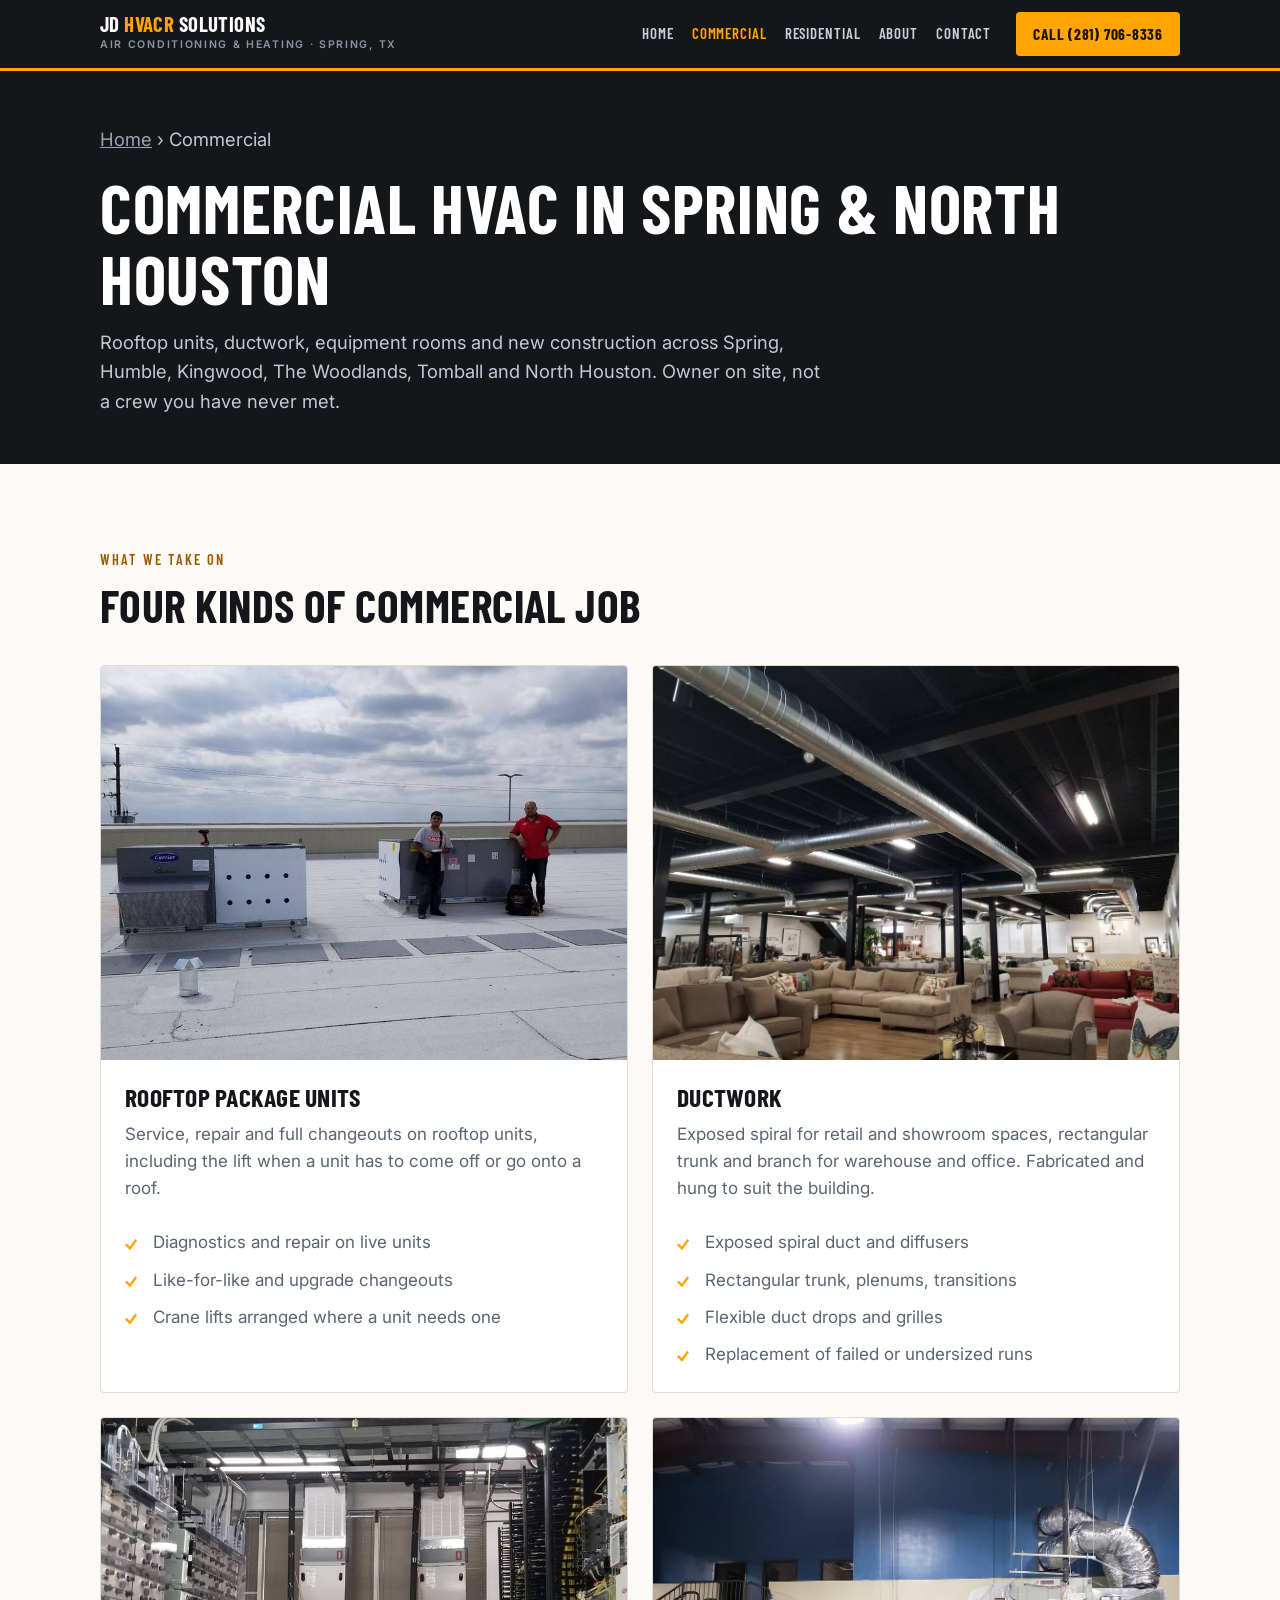
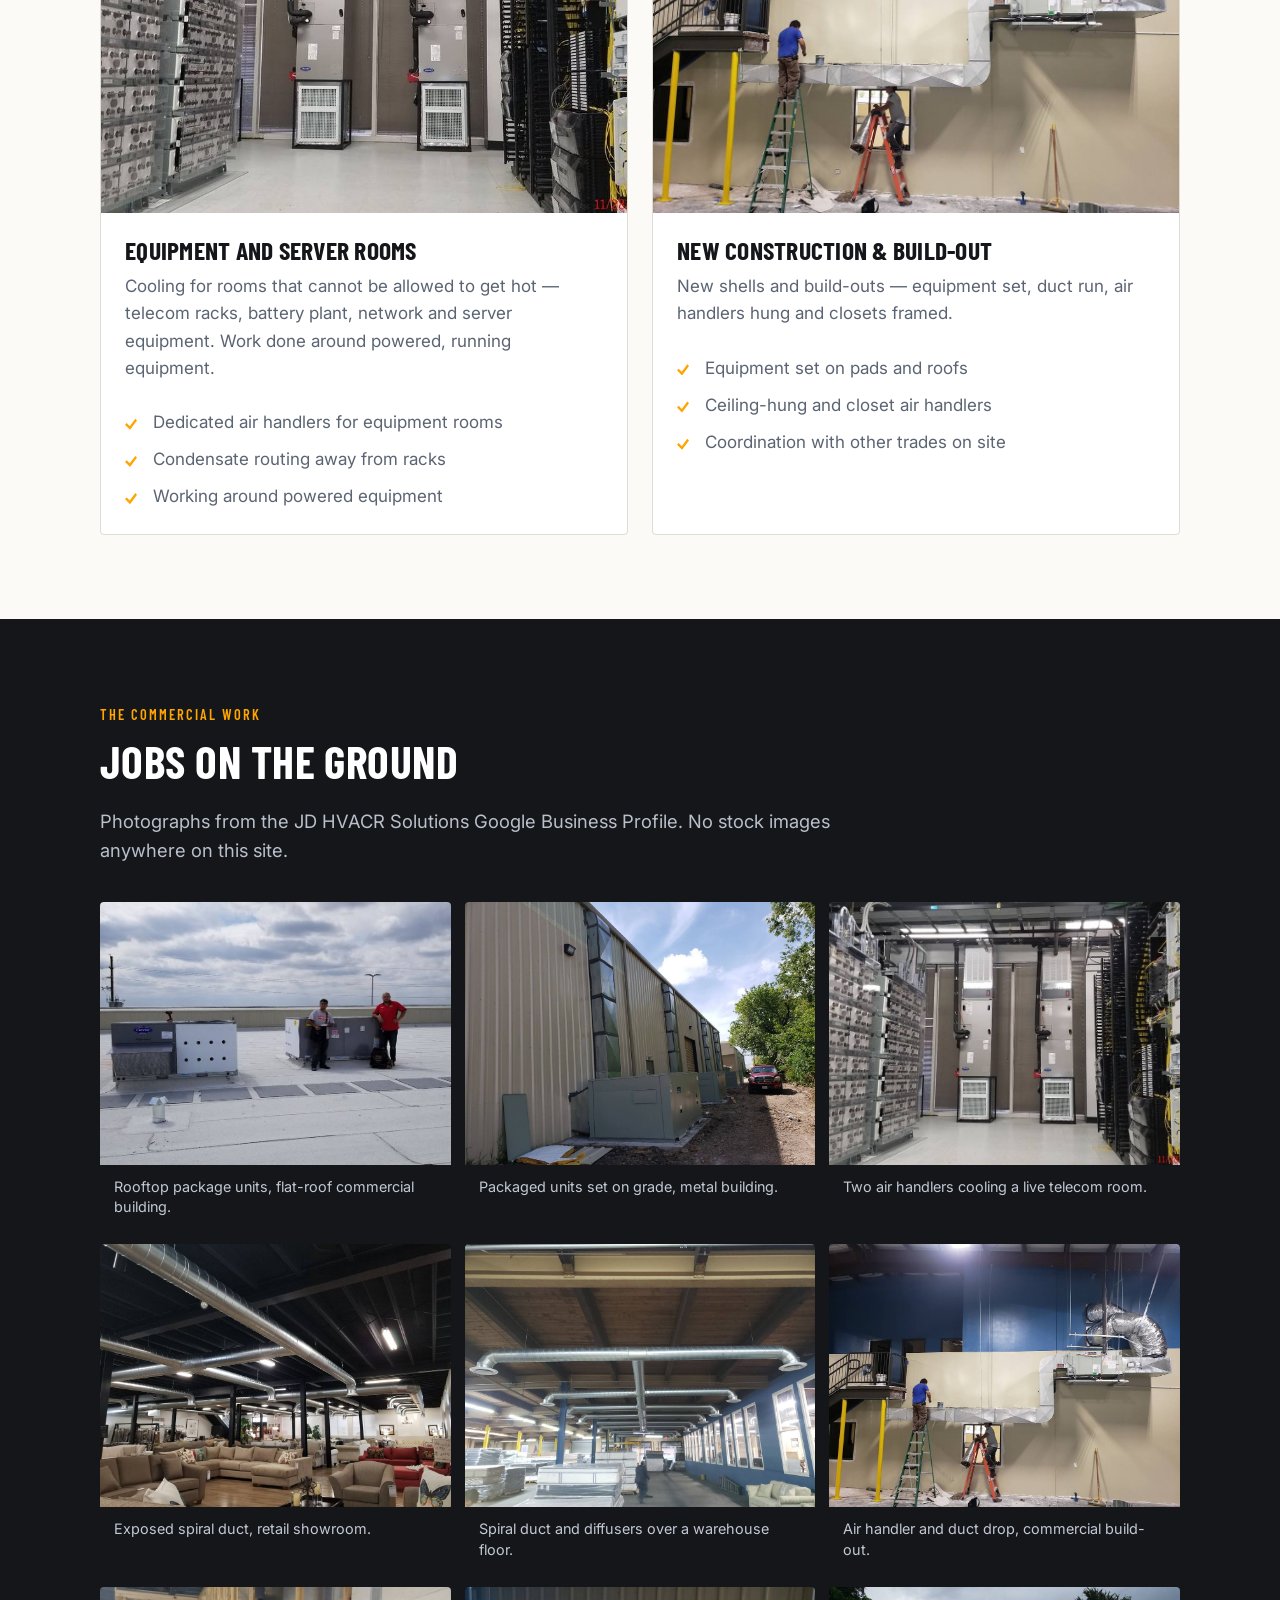
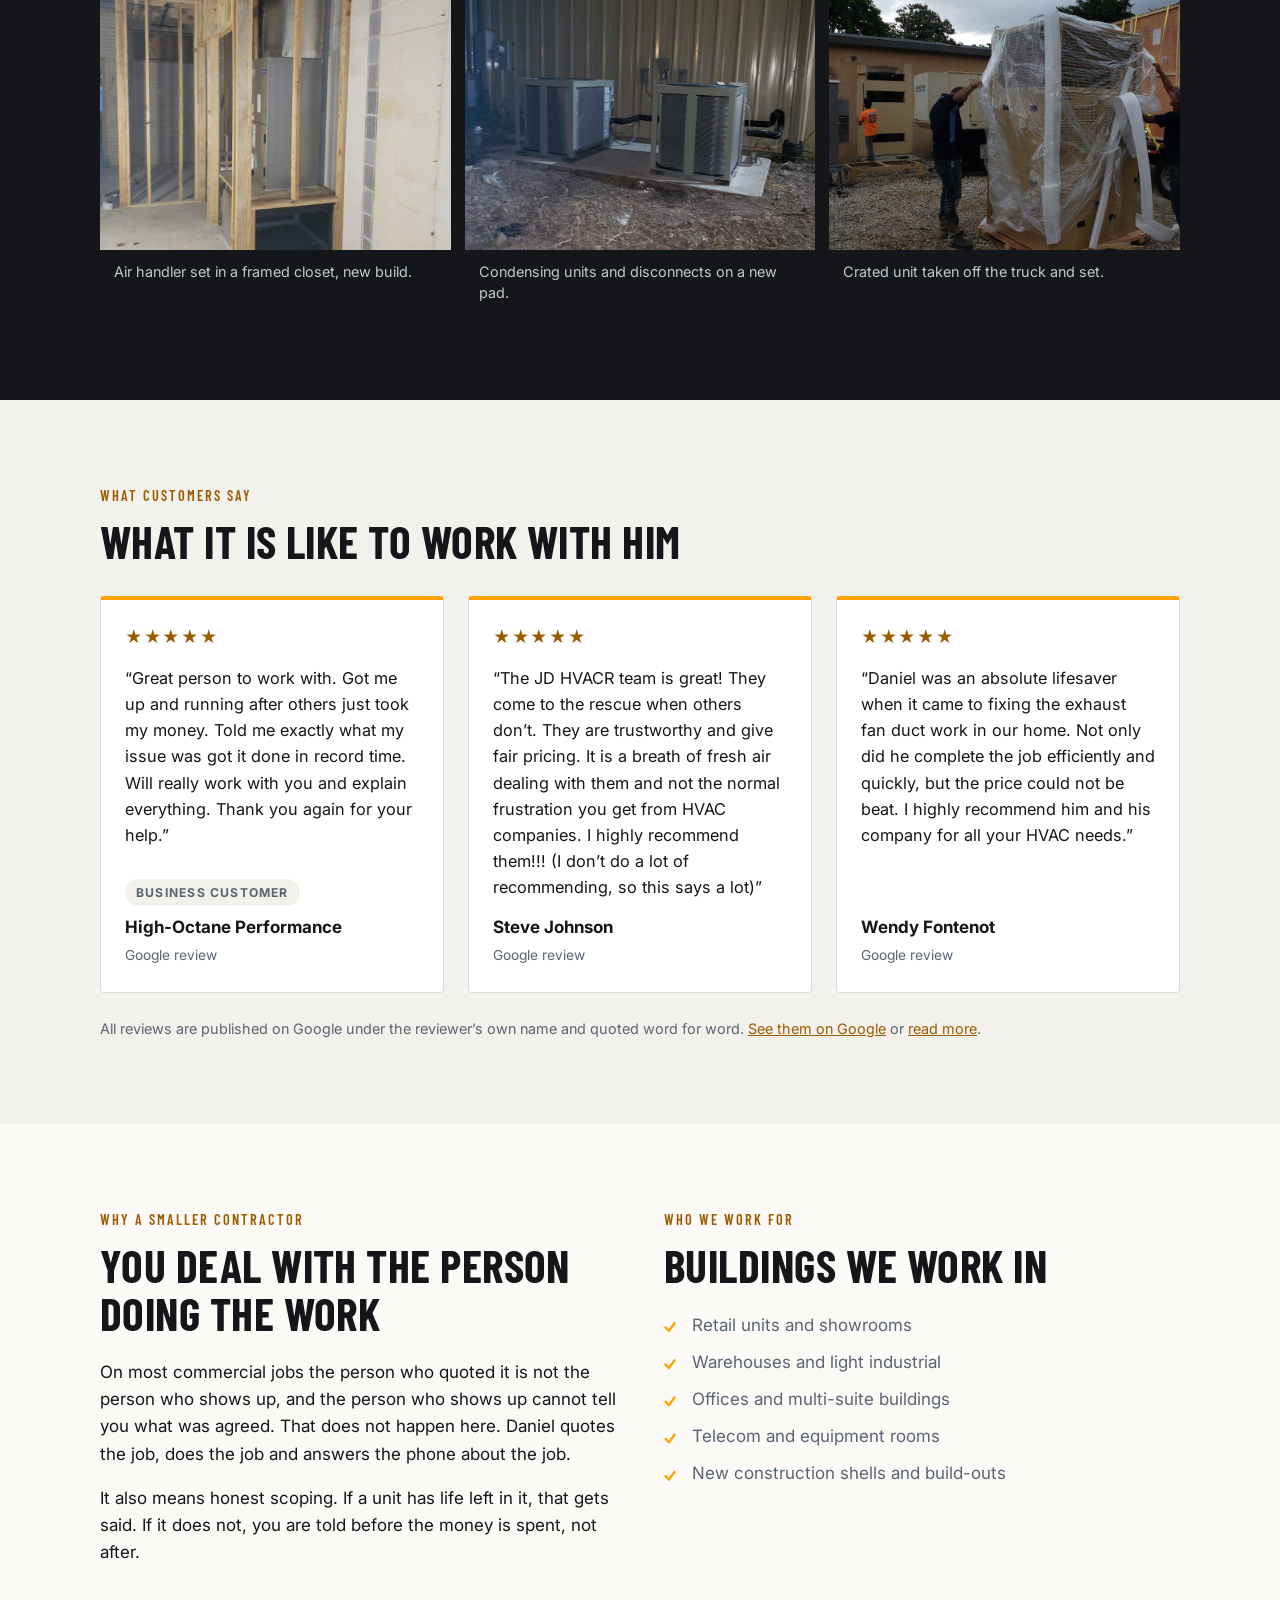
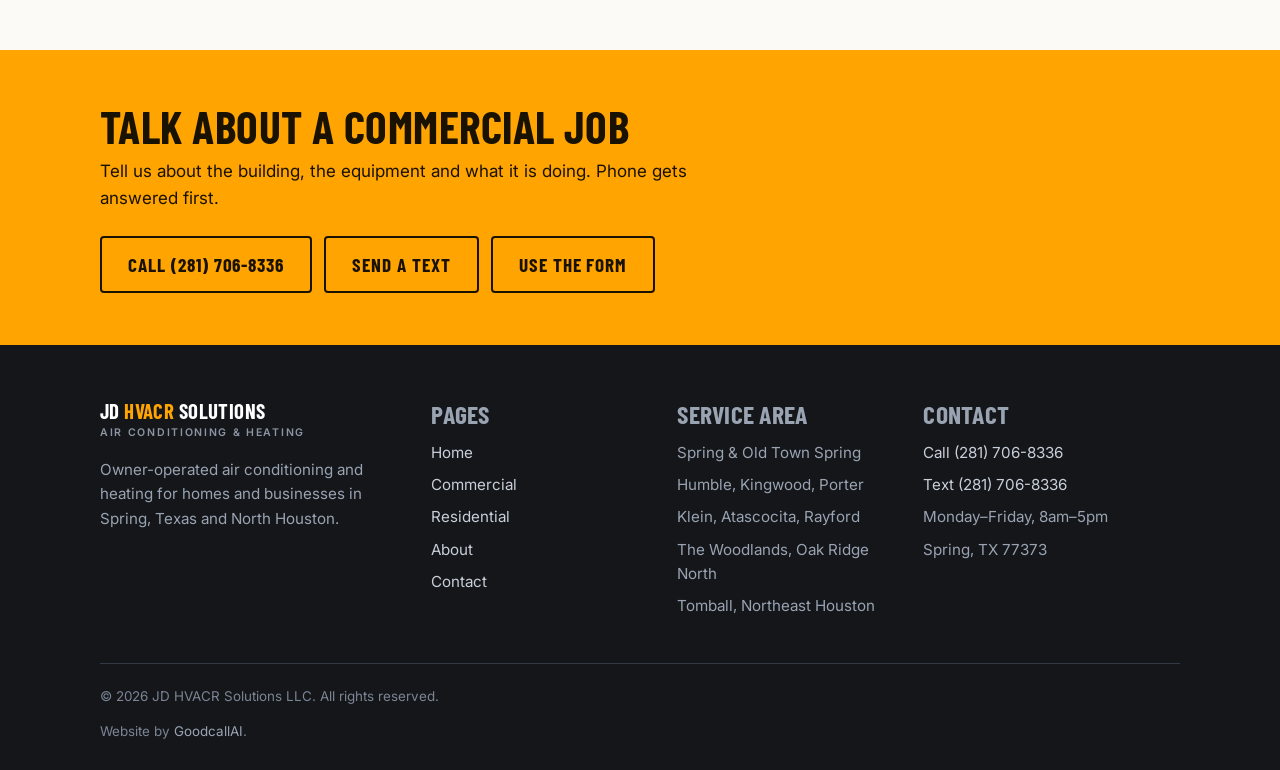
<file: commercial.html>
<!DOCTYPE html>
<html lang="en-US">
<head>
<meta charset="utf-8">
<meta name="viewport" content="width=device-width, initial-scale=1">
<!-- PREVIEW MODE: keeps this temporary address out of Google. Remove this line on the real domain. -->
<meta name="robots" content="noindex, nofollow">
<title>Commercial HVAC in Spring &amp; North Houston | JD HVACR Solutions</title>
<meta name="description" content="Commercial air conditioning and heating in Spring, Tomball and North Houston. Rooftop package units, spiral and rectangular ductwork, equipment room cooling, new construction build-outs. Call or text (281) 706-8336.">
<meta property="og:type" content="website">
<meta property="og:site_name" content="JD HVACR Solutions">
<meta property="og:title" content="Commercial HVAC | JD HVACR Solutions">
<meta property="og:description" content="Rooftop units, ductwork, equipment rooms and new construction across Spring and North Houston.">
<meta property="og:url" content="https://www.jdhvacrsolutions.com/commercial.html">
<meta property="og:image" content="https://www.jdhvacrsolutions.com/assets/img/commercial-equipment-room.jpg">
<meta name="twitter:card" content="summary_large_image">
<link rel="canonical" href="https://www.jdhvacrsolutions.com/commercial.html">
<link rel="preconnect" href="https://fonts.googleapis.com">
<link rel="preconnect" href="https://fonts.gstatic.com" crossorigin>
<link rel="stylesheet" href="assets/css/site.css">
<link href="https://fonts.googleapis.com/css2?family=Barlow+Condensed:wght@600;700&family=Inter:wght@400;600;700&display=swap" rel="stylesheet">
<link rel="icon" href="assets/img/favicon.svg" type="image/svg+xml">
</head>
<body>
<a class="skip" href="#main">Skip to content</a>

<header class="topbar">
  <div class="wrap topbar__inner">
    <a class="brand" href="index.html">
      <div class="brand__name">JD <span>HVACR</span> Solutions</div>
      <div class="brand__sub">Air Conditioning &amp; Heating &middot; Spring, TX</div>
    </a>
    <nav class="nav" aria-label="Main">
      <a href="index.html">Home</a>
      <a href="commercial.html" aria-current="page">Commercial</a>
      <a href="residential.html">Residential</a>
      <a href="about.html">About</a>
      <a href="contact.html">Contact</a>
    </nav>
    <div class="topbar__cta">
      <a class="btn btn--amber" href="tel:+12817068336">Call (281) 706-8336</a>
    </div>
  </div>
</header>

<main id="main">

  <section class="pagehead">
    <div class="wrap">
      <p class="crumb"><a href="index.html">Home</a> &rsaquo; Commercial</p>
      <h1>Commercial HVAC in Spring &amp; North Houston</h1>
      <p>Rooftop units, ductwork, equipment rooms and new construction across Spring, Humble, Kingwood, The Woodlands, Tomball and North Houston. Owner on site, not a crew you have never met.</p>
    </div>
  </section>

  <section class="section">
    <div class="wrap">
      <p class="eyebrow">What we take on</p>
      <h2>Four kinds of commercial job</h2>

      <div class="grid grid--2" style="margin-top:36px">
        <article class="card">
          <img fetchpriority="high" src="assets/img/commercial-rooftop-units.jpg" alt="Carrier rooftop package units on a flat commercial roof" width="1100" height="619">
          <div class="card__body">
            <h3>Rooftop package units</h3>
            <p>Service, repair and full changeouts on rooftop units, including the lift when a unit has to come off or go onto a roof.</p>
            <ul class="ticks">
              <li>Diagnostics and repair on live units</li>
              <li>Like-for-like and upgrade changeouts</li>
              <li>Crane lifts arranged where a unit needs one</li>
            </ul>
          </div>
        </article>

        <article class="card">
          <img src="assets/img/commercial-spiral-duct-showroom.jpg" alt="Exposed spiral ductwork running across the ceiling of a furniture showroom" width="1100" height="825">
          <div class="card__body">
            <h3>Ductwork</h3>
            <p>Exposed spiral for retail and showroom spaces, rectangular trunk and branch for warehouse and office. Fabricated and hung to suit the building.</p>
            <ul class="ticks">
              <li>Exposed spiral duct and diffusers</li>
              <li>Rectangular trunk, plenums, transitions</li>
              <li>Flexible duct drops and grilles</li>
              <li>Replacement of failed or undersized runs</li>
            </ul>
          </div>
        </article>

        <article class="card">
          <img src="assets/img/commercial-equipment-room.jpg" alt="Two air handlers installed in a telecom equipment room between battery racks and fiber patch panels" width="1100" height="619" loading="lazy">
          <div class="card__body">
            <h3>Equipment and server rooms</h3>
            <p>Cooling for rooms that cannot be allowed to get hot &mdash; telecom racks, battery plant, network and server equipment. Work done around powered, running equipment.</p>
            <ul class="ticks">
              <li>Dedicated air handlers for equipment rooms</li>
              <li>Condensate routing away from racks</li>
              <li>Working around powered equipment</li>
            </ul>
          </div>
        </article>

        <article class="card">
          <img src="assets/img/commercial-fitout-ductwork.jpg" alt="A ceiling-hung air handler and rectangular duct being installed during a commercial build-out" width="1100" height="825" loading="lazy">
          <div class="card__body">
            <h3>New construction &amp; build-out</h3>
            <p>New shells and build-outs &mdash; equipment set, duct run, air handlers hung and closets framed.</p>
            <ul class="ticks">
              <li>Equipment set on pads and roofs</li>
              <li>Ceiling-hung and closet air handlers</li>
              <li>Coordination with other trades on site</li>
            </ul>
          </div>
        </article>
      </div>
    </div>
  </section>

  <section class="section section--dark">
    <div class="wrap">
      <p class="eyebrow">The commercial work</p>
      <h2>Jobs on the ground</h2>
      <p class="lede">Photographs from the JD HVACR Solutions Google Business Profile. No stock images anywhere on this site.</p>

      <div class="gallery" style="margin-top:36px">
        <figure class="shot">
          <img src="assets/img/commercial-rooftop-units.jpg" alt="Carrier rooftop package units on a flat commercial roof" width="1100" height="619" loading="lazy">
          <figcaption>Rooftop package units, flat-roof commercial building.</figcaption>
        </figure>
        <figure class="shot">
          <img src="assets/img/commercial-package-units.jpg" alt="A row of packaged air conditioning units installed at ground level alongside a metal commercial building" width="1100" height="825" loading="lazy">
          <figcaption>Packaged units set on grade, metal building.</figcaption>
        </figure>
        <figure class="shot">
          <img src="assets/img/commercial-equipment-room.jpg" alt="Air handlers in a telecom equipment room beside battery racks and fiber patch panels" width="1100" height="619" loading="lazy">
          <figcaption>Two air handlers cooling a live telecom room.</figcaption>
        </figure>
        <figure class="shot">
          <img src="assets/img/commercial-spiral-duct-showroom.jpg" alt="Spiral ductwork running the length of a furniture showroom ceiling" width="1100" height="825" loading="lazy">
          <figcaption>Exposed spiral duct, retail showroom.</figcaption>
        </figure>
        <figure class="shot">
          <img src="assets/img/commercial-warehouse-ductwork.jpg" alt="Long runs of spiral ductwork beneath the wood deck ceiling of a warehouse" width="1100" height="825" loading="lazy">
          <figcaption>Spiral duct and diffusers over a warehouse floor.</figcaption>
        </figure>
        <figure class="shot">
          <img src="assets/img/commercial-fitout-ductwork.jpg" alt="Ceiling-hung air handler and rectangular duct being installed during a commercial build-out" width="1100" height="825" loading="lazy">
          <figcaption>Air handler and duct drop, commercial build-out.</figcaption>
        </figure>
        <figure class="shot">
          <img src="assets/img/commercial-air-handler-newbuild.jpg" alt="An air handler set inside a newly framed mechanical closet in a building under construction" width="900" height="1200" loading="lazy">
          <figcaption>Air handler set in a framed closet, new build.</figcaption>
        </figure>
        <figure class="shot">
          <img src="assets/img/commercial-condensers-pad.jpg" alt="Two condensing units on a concrete pad beside a metal building with disconnects mounted on the wall" width="900" height="1200" loading="lazy">
          <figcaption>Condensing units and disconnects on a new pad.</figcaption>
        </figure>
        <figure class="shot">
          <img src="assets/img/commercial-unit-delivery.jpg" alt="A large crated commercial condensing unit being unwrapped on site next to a standby generator" width="900" height="1200" loading="lazy">
          <figcaption>Crated unit taken off the truck and set.</figcaption>
        </figure>
      </div>
    </div>
  </section>

  <section class="section section--alt">
    <div class="wrap">
      <p class="eyebrow">What customers say</p>
      <h2>What it is like to work with him</h2>
      <div class="reviews" style="margin-top:32px">
        <article class="review">
          <div class="review__stars"><span aria-hidden="true">&#9733;&#9733;&#9733;&#9733;&#9733;</span><span class="visually-hidden">Rated 5 out of 5 stars</span></div>
          <blockquote>&ldquo;Great person to work with. Got me up and running after others just took my money. Told me exactly what my issue was got it done in record time. Will really work with you and explain everything. Thank you again for your help.&rdquo;</blockquote>
          <div class="review__who">
            <span class="review__job">Business customer</span>
            <span class="review__name" style="margin-top:8px">High-Octane Performance</span>
            <span class="review__meta">Google review</span>
          </div>
        </article>
        <article class="review">
          <div class="review__stars"><span aria-hidden="true">&#9733;&#9733;&#9733;&#9733;&#9733;</span><span class="visually-hidden">Rated 5 out of 5 stars</span></div>
          <blockquote>&ldquo;The JD HVACR team is great! They come to the rescue when others don&rsquo;t. They are trustworthy and give fair pricing. It is a breath of fresh air dealing with them and not the normal frustration you get from HVAC companies. I highly recommend them!!! (I don&rsquo;t do a lot of recommending, so this says a lot)&rdquo;</blockquote>
          <div class="review__who">
            <span class="review__name">Steve Johnson</span>
            <span class="review__meta">Google review</span>
          </div>
        </article>
        <article class="review">
          <div class="review__stars"><span aria-hidden="true">&#9733;&#9733;&#9733;&#9733;&#9733;</span><span class="visually-hidden">Rated 5 out of 5 stars</span></div>
          <blockquote>&ldquo;Daniel was an absolute lifesaver when it came to fixing the exhaust fan duct work in our home. Not only did he complete the job efficiently and quickly, but the price could not be beat. I highly recommend him and his company for all your HVAC needs.&rdquo;</blockquote>
          <div class="review__who">
            <span class="review__name">Wendy Fontenot</span>
            <span class="review__meta">Google review</span>
          </div>
        </article>
      </div>
      <p class="source-note">All reviews are published on Google under the reviewer&rsquo;s own name and quoted word for word. <a href="https://maps.app.goo.gl/ZJkw5k8w882oYUyZ8" target="_blank" rel="noopener">See them on Google</a> or <a href="about.html">read more</a>.</p>
    </div>
  </section>

  <section class="section">
    <div class="wrap">
      <div class="split">
        <div>
          <p class="eyebrow">Why a smaller contractor</p>
          <h2>You deal with the person doing the work</h2>
          <p>On most commercial jobs the person who quoted it is not the person who shows up, and the person who shows up cannot tell you what was agreed. That does not happen here. Daniel quotes the job, does the job and answers the phone about the job.</p>
          <p>It also means honest scoping. If a unit has life left in it, that gets said. If it does not, you are told before the money is spent, not after.</p>
        </div>
        <div>
          <p class="eyebrow">Who we work for</p>
          <h2>Buildings we work in</h2>
          <ul class="ticks">
            <li>Retail units and showrooms</li>
            <li>Warehouses and light industrial</li>
            <li>Offices and multi-suite buildings</li>
            <li>Telecom and equipment rooms</li>
            <li>New construction shells and build-outs</li>
          </ul>
        </div>
      </div>
    </div>
  </section>

  <section class="band">
    <div class="wrap">
      <h2>Talk about a commercial job</h2>
      <p>Tell us about the building, the equipment and what it is doing. Phone gets answered first.</p>
      <div class="band__actions">
        <a class="btn btn--lg btn--outline" href="tel:+12817068336">Call (281) 706-8336</a>
        <a class="btn btn--lg btn--outline" href="sms:+12817068336">Send a text</a>
        <a class="btn btn--lg btn--outline" href="contact.html">Use the form</a>
      </div>
    </div>
  </section>

</main>

<!--#footer-->
<footer class="footer">
  <div class="wrap">
    <div class="footer__grid">
      <div>
        <div class="brand__name">JD <span>HVACR</span> Solutions</div>
        <div class="brand__sub" style="margin-bottom:16px">Air Conditioning &amp; Heating</div>
        <p>Owner-operated air conditioning and heating for homes and businesses in Spring, Texas and North Houston.</p>
      </div>
      <div>
        <h3>Pages</h3>
        <ul>
          <li><a href="index.html">Home</a></li>
          <li><a href="commercial.html">Commercial</a></li>
          <li><a href="residential.html">Residential</a></li>
          <li><a href="about.html">About</a></li>
          <li><a href="contact.html">Contact</a></li>
        </ul>
      </div>
      <div>
        <h3>Service area</h3>
        <ul>
          <li>Spring &amp; Old Town Spring</li>
          <li>Humble, Kingwood, Porter</li>
          <li>Klein, Atascocita, Rayford</li>
          <li>The Woodlands, Oak Ridge North</li>
          <li>Tomball, Northeast Houston</li>
        </ul>
      </div>
      <div>
        <h3>Contact</h3>
        <ul>
          <li><a href="tel:+12817068336">Call (281) 706-8336</a></li>
          <li><a href="sms:+12817068336">Text (281) 706-8336</a></li>
          <li>Monday&ndash;Friday, 8am&ndash;5pm</li>
          <li>Spring, TX 77373</li>
        </ul>
      </div>
    </div>

    <div class="footer__legal">
      <!-- ===================================================================
           LAUNCH BLOCKER — DO NOT DEPLOY WITHOUT READING THIS
           Daniel's Texas TACL license number is not yet known. The TDLR
           regulatory notice below is the statement a LICENSED contractor
           displays, so publishing it without a number asserts something
           nobody has verified. It stays commented out until he supplies
           the number. Every competitor shows theirs; this is item 2 in
           BUILD-NOTES.md. Uncomment and fill in the number, on all five
           pages, before the site goes live.

      <p class="tdlr">
        Regulated by the Texas Department of Licensing and Regulation,
        P.O. Box 12157, Austin, TX 78711 &middot; 1-800-803-9202 &middot; 512-463-6599 &middot;
        <a href="https://www.tdlr.texas.gov" target="_blank" rel="noopener">www.tdlr.texas.gov</a><br>
        License Number: TACL______
      </p>
           =================================================================== -->
      <p>&copy; 2026 JD HVACR Solutions LLC. All rights reserved.</p>
      <p class="credit">Website by <a href="https://goodcallai.org" target="_blank" rel="noopener">GoodcallAI</a>.</p>
    </div>
  </div>
</footer>

<nav class="callbar" aria-label="Quick contact">
  <a class="is-call" href="tel:+12817068336">Call now</a>
  <a class="is-text" href="sms:+12817068336">Text us</a>
</nav>

</body>
</html>
</file>
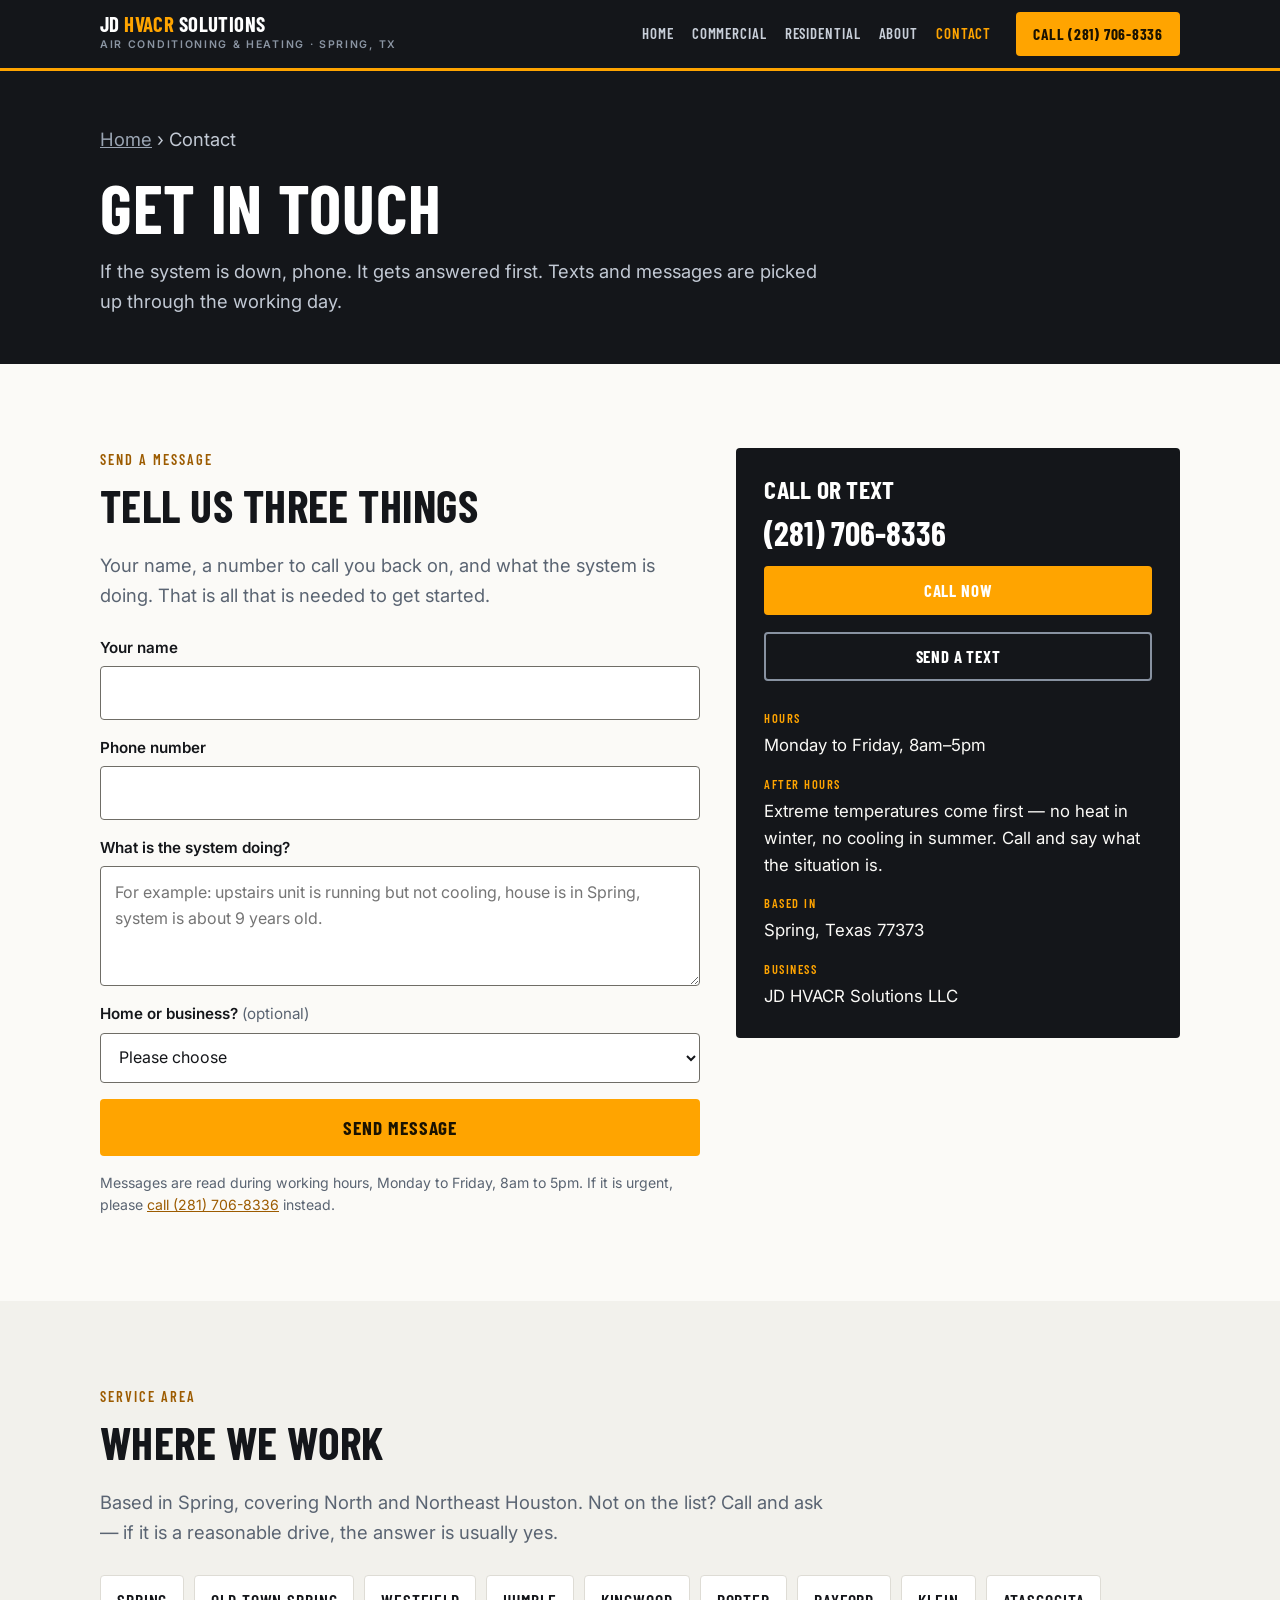
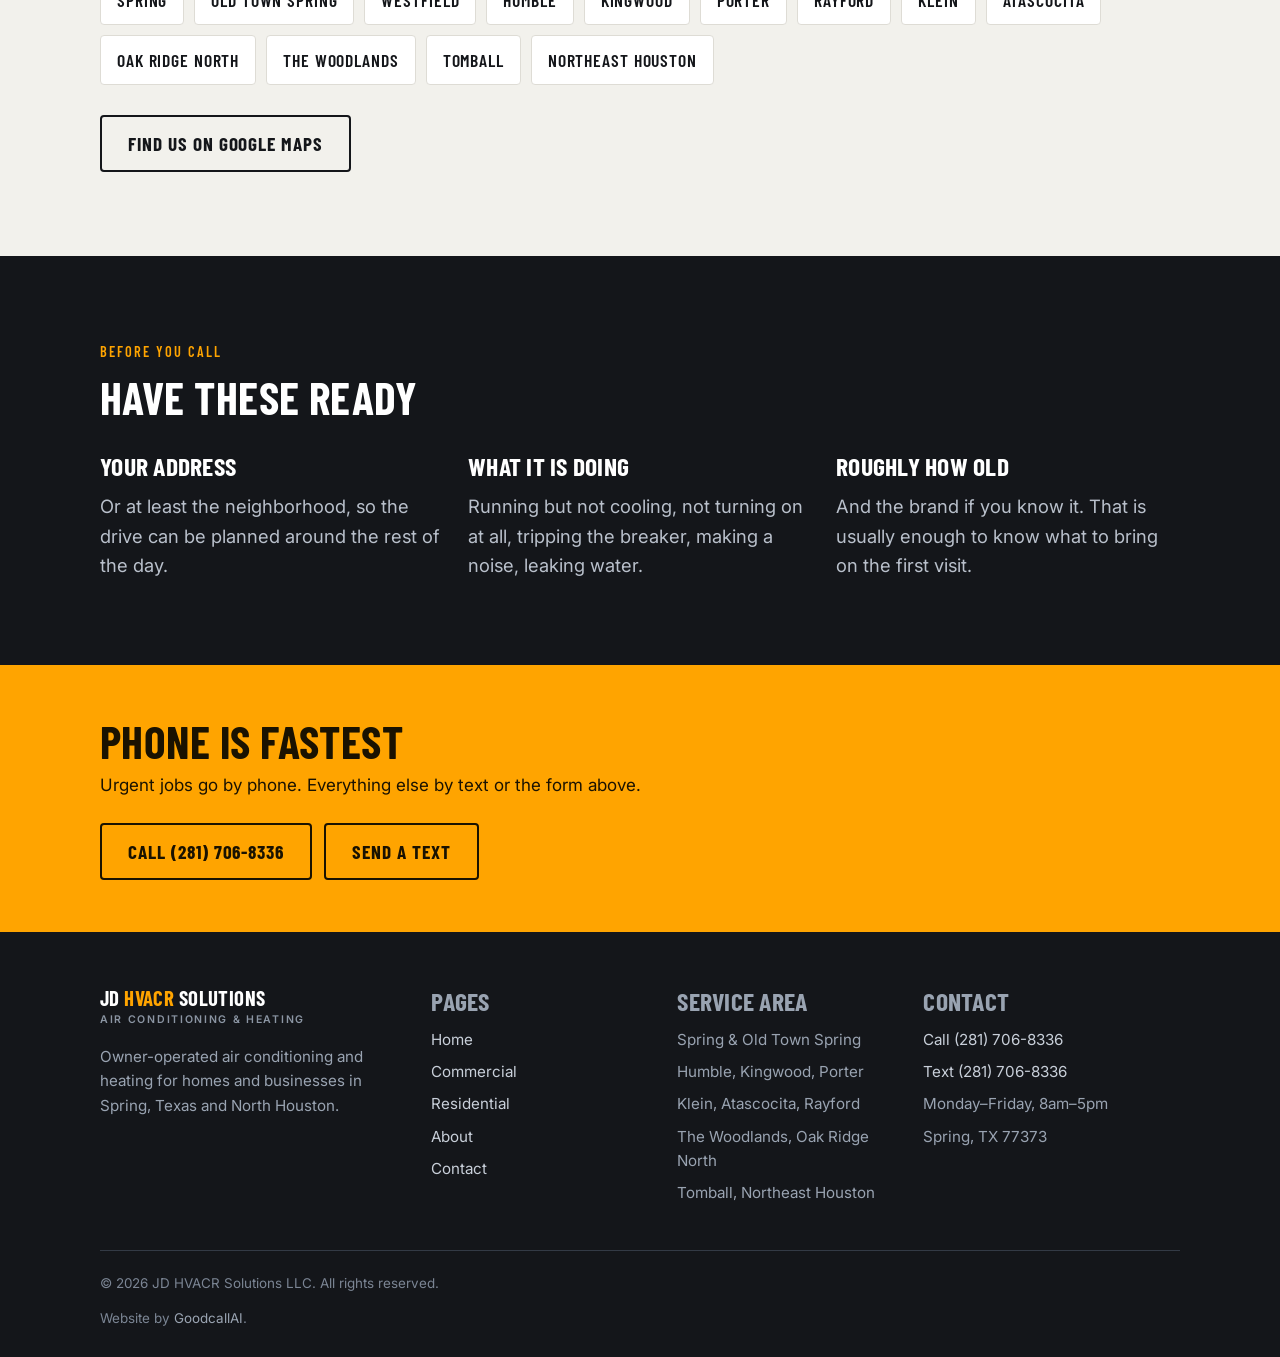
<file: contact.html>
<!DOCTYPE html>
<html lang="en-US">
<head>
<meta charset="utf-8">
<meta name="viewport" content="width=device-width, initial-scale=1">
<!-- PREVIEW MODE: keeps this temporary address out of Google. Remove this line on the real domain. -->
<meta name="robots" content="noindex, nofollow">
<title>Contact &amp; Service Areas | JD HVACR Solutions, Spring TX</title>
<meta name="description" content="Call or text (281) 706-8336, or send a message. Serving Spring, Humble, Kingwood, Klein, Atascocita, The Woodlands, Tomball and Northeast Houston. Monday to Friday, 8am to 5pm.">
<meta property="og:type" content="website">
<meta property="og:site_name" content="JD HVACR Solutions">
<meta property="og:title" content="Contact | JD HVACR Solutions, Spring TX">
<meta property="og:description" content="Call or text (281) 706-8336. Monday to Friday, 8am to 5pm.">
<meta property="og:url" content="https://www.jdhvacrsolutions.com/contact.html">
<meta property="og:image" content="https://www.jdhvacrsolutions.com/assets/img/commercial-package-units.jpg">
<meta name="twitter:card" content="summary_large_image">
<link rel="canonical" href="https://www.jdhvacrsolutions.com/contact.html">
<link rel="preconnect" href="https://fonts.googleapis.com">
<link rel="preconnect" href="https://fonts.gstatic.com" crossorigin>
<link rel="stylesheet" href="assets/css/site.css">
<link href="https://fonts.googleapis.com/css2?family=Barlow+Condensed:wght@600;700&family=Inter:wght@400;600;700&display=swap" rel="stylesheet">
<link rel="icon" href="assets/img/favicon.svg" type="image/svg+xml">
</head>
<body>
<a class="skip" href="#main">Skip to content</a>

<header class="topbar">
  <div class="wrap topbar__inner">
    <a class="brand" href="index.html">
      <div class="brand__name">JD <span>HVACR</span> Solutions</div>
      <div class="brand__sub">Air Conditioning &amp; Heating &middot; Spring, TX</div>
    </a>
    <nav class="nav" aria-label="Main">
      <a href="index.html">Home</a>
      <a href="commercial.html">Commercial</a>
      <a href="residential.html">Residential</a>
      <a href="about.html">About</a>
      <a href="contact.html" aria-current="page">Contact</a>
    </nav>
    <div class="topbar__cta">
      <a class="btn btn--amber" href="tel:+12817068336">Call (281) 706-8336</a>
    </div>
  </div>
</header>

<main id="main">

  <section class="pagehead">
    <div class="wrap">
      <p class="crumb"><a href="index.html">Home</a> &rsaquo; Contact</p>
      <h1>Get in touch</h1>
      <p>If the system is down, phone. It gets answered first. Texts and messages are picked up through the working day.</p>
    </div>
  </section>

  <section class="section">
    <div class="wrap">
      <div class="contact-grid">

        <div>
          <p class="eyebrow">Send a message</p>
          <h2>Tell us three things</h2>
          <p class="lede" style="margin-bottom:26px">Your name, a number to call you back on, and what the system is doing. That is all that is needed to get started.</p>

          <form class="form" action="https://api.web3forms.com/submit" method="POST">
            <input type="hidden" name="access_key" value="a9d05928-993d-4cca-905a-5817f4d2543c">
            <input type="hidden" name="subject" value="New inquiry from the JD HVACR Solutions website">
            <input type="hidden" name="from_name" value="JD HVACR Solutions website">

            <div class="field">
              <label for="name">Your name</label>
              <input id="name" name="name" type="text" autocomplete="name" required>
            </div>

            <div class="field">
              <label for="phone">Phone number</label>
              <input id="phone" name="phone" type="tel" autocomplete="tel" inputmode="tel" required>
            </div>

            <div class="field">
              <label for="message">What is the system doing?</label>
              <textarea id="message" name="message" required placeholder="For example: upstairs unit is running but not cooling, house is in Spring, system is about 9 years old."></textarea>
            </div>

            <div class="field">
              <label for="property">Home or business? <span style="font-weight:400;color:var(--steel)">(optional)</span></label>
              <select id="property" name="property">
                <option value="" disabled selected>Please choose</option>
                <option value="Home">Home</option>
                <option value="Business">Business</option>
              </select>
            </div>

            <!-- spam honeypot; real people never see or fill this -->
            <div class="hp" aria-hidden="true">
              <label for="botcheck">Leave this field empty</label>
              <input id="botcheck" type="checkbox" name="botcheck" tabindex="-1" autocomplete="off">
            </div>

            <button class="btn btn--amber btn--lg btn--block" type="submit">Send message</button>

            <p class="form__note">Messages are read during working hours, Monday to Friday, 8am to 5pm. If it is urgent, please <a href="tel:+12817068336">call (281) 706-8336</a> instead.</p>
          </form>
        </div>

        <div>
          <div class="contact-card">
            <h3>Call or text</h3>
            <a class="phone-xl" href="tel:+12817068336">(281) 706-8336</a>
            <p style="margin-top:14px">
              <a class="btn btn--amber btn--block" href="tel:+12817068336">Call now</a>
            </p>
            <p style="margin-top:10px">
              <a class="btn btn--ghost btn--block" href="sms:+12817068336">Send a text</a>
            </p>

            <dl style="margin-top:28px">
              <div>
                <dt>Hours</dt>
                <dd>Monday to Friday, 8am&ndash;5pm</dd>
              </div>
              <div>
                <dt>After hours</dt>
                <dd>Extreme temperatures come first &mdash; no heat in winter, no cooling in summer. Call and say what the situation is.</dd>
              </div>
              <div>
                <dt>Based in</dt>
                <dd>Spring, Texas 77373</dd>
              </div>
              <div>
                <dt>Business</dt>
                <dd>JD HVACR Solutions LLC</dd>
              </div>
            </dl>
          </div>
        </div>

      </div>
    </div>
  </section>

  <section class="section section--alt">
    <div class="wrap">
      <p class="eyebrow">Service area</p>
      <h2>Where we work</h2>
      <p class="lede">Based in Spring, covering North and Northeast Houston. Not on the list? Call and ask &mdash; if it is a reasonable drive, the answer is usually yes.</p>

      <ul class="areas" style="margin-top:28px">
        <li>Spring</li>
        <li>Old Town Spring</li>
        <li>Westfield</li>
        <li>Humble</li>
        <li>Kingwood</li>
        <li>Porter</li>
        <li>Rayford</li>
        <li>Klein</li>
        <li>Atascocita</li>
        <li>Oak Ridge North</li>
        <li>The Woodlands</li>
        <li>Tomball</li>
        <li>Northeast Houston</li>
      </ul>

      <p style="margin-top:30px">
        <a class="btn btn--lg btn--outline" href="https://maps.app.goo.gl/ZJkw5k8w882oYUyZ8"
           target="_blank" rel="noopener">Find us on Google Maps</a>
      </p>
    </div>
  </section>

  <section class="section section--dark">
    <div class="wrap">
      <p class="eyebrow">Before you call</p>
      <h2>Have these ready</h2>
      <div class="grid grid--3" style="margin-top:32px">
        <div>
          <h3>Your address</h3>
          <p class="lede">Or at least the neighborhood, so the drive can be planned around the rest of the day.</p>
        </div>
        <div>
          <h3>What it is doing</h3>
          <p class="lede">Running but not cooling, not turning on at all, tripping the breaker, making a noise, leaking water.</p>
        </div>
        <div>
          <h3>Roughly how old</h3>
          <p class="lede">And the brand if you know it. That is usually enough to know what to bring on the first visit.</p>
        </div>
      </div>
    </div>
  </section>

  <section class="band">
    <div class="wrap">
      <h2>Phone is fastest</h2>
      <p>Urgent jobs go by phone. Everything else by text or the form above.</p>
      <div class="band__actions">
        <a class="btn btn--lg btn--outline" href="tel:+12817068336">Call (281) 706-8336</a>
        <a class="btn btn--lg btn--outline" href="sms:+12817068336">Send a text</a>
      </div>
    </div>
  </section>

</main>

<!--#footer-->
<footer class="footer">
  <div class="wrap">
    <div class="footer__grid">
      <div>
        <div class="brand__name">JD <span>HVACR</span> Solutions</div>
        <div class="brand__sub" style="margin-bottom:16px">Air Conditioning &amp; Heating</div>
        <p>Owner-operated air conditioning and heating for homes and businesses in Spring, Texas and North Houston.</p>
      </div>
      <div>
        <h3>Pages</h3>
        <ul>
          <li><a href="index.html">Home</a></li>
          <li><a href="commercial.html">Commercial</a></li>
          <li><a href="residential.html">Residential</a></li>
          <li><a href="about.html">About</a></li>
          <li><a href="contact.html">Contact</a></li>
        </ul>
      </div>
      <div>
        <h3>Service area</h3>
        <ul>
          <li>Spring &amp; Old Town Spring</li>
          <li>Humble, Kingwood, Porter</li>
          <li>Klein, Atascocita, Rayford</li>
          <li>The Woodlands, Oak Ridge North</li>
          <li>Tomball, Northeast Houston</li>
        </ul>
      </div>
      <div>
        <h3>Contact</h3>
        <ul>
          <li><a href="tel:+12817068336">Call (281) 706-8336</a></li>
          <li><a href="sms:+12817068336">Text (281) 706-8336</a></li>
          <li>Monday&ndash;Friday, 8am&ndash;5pm</li>
          <li>Spring, TX 77373</li>
        </ul>
      </div>
    </div>

    <div class="footer__legal">
      <!-- ===================================================================
           LAUNCH BLOCKER — DO NOT DEPLOY WITHOUT READING THIS
           Daniel's Texas TACL license number is not yet known. The TDLR
           regulatory notice below is the statement a LICENSED contractor
           displays, so publishing it without a number asserts something
           nobody has verified. It stays commented out until he supplies
           the number. Every competitor shows theirs; this is item 2 in
           BUILD-NOTES.md. Uncomment and fill in the number, on all five
           pages, before the site goes live.

      <p class="tdlr">
        Regulated by the Texas Department of Licensing and Regulation,
        P.O. Box 12157, Austin, TX 78711 &middot; 1-800-803-9202 &middot; 512-463-6599 &middot;
        <a href="https://www.tdlr.texas.gov" target="_blank" rel="noopener">www.tdlr.texas.gov</a><br>
        License Number: TACL______
      </p>
           =================================================================== -->
      <p>&copy; 2026 JD HVACR Solutions LLC. All rights reserved.</p>
      <p class="credit">Website by <a href="https://goodcallai.org" target="_blank" rel="noopener">GoodcallAI</a>.</p>
    </div>
  </div>
</footer>

<nav class="callbar" aria-label="Quick contact">
  <a class="is-call" href="tel:+12817068336">Call now</a>
  <a class="is-text" href="sms:+12817068336">Text us</a>
</nav>

</body>
</html>
</file>
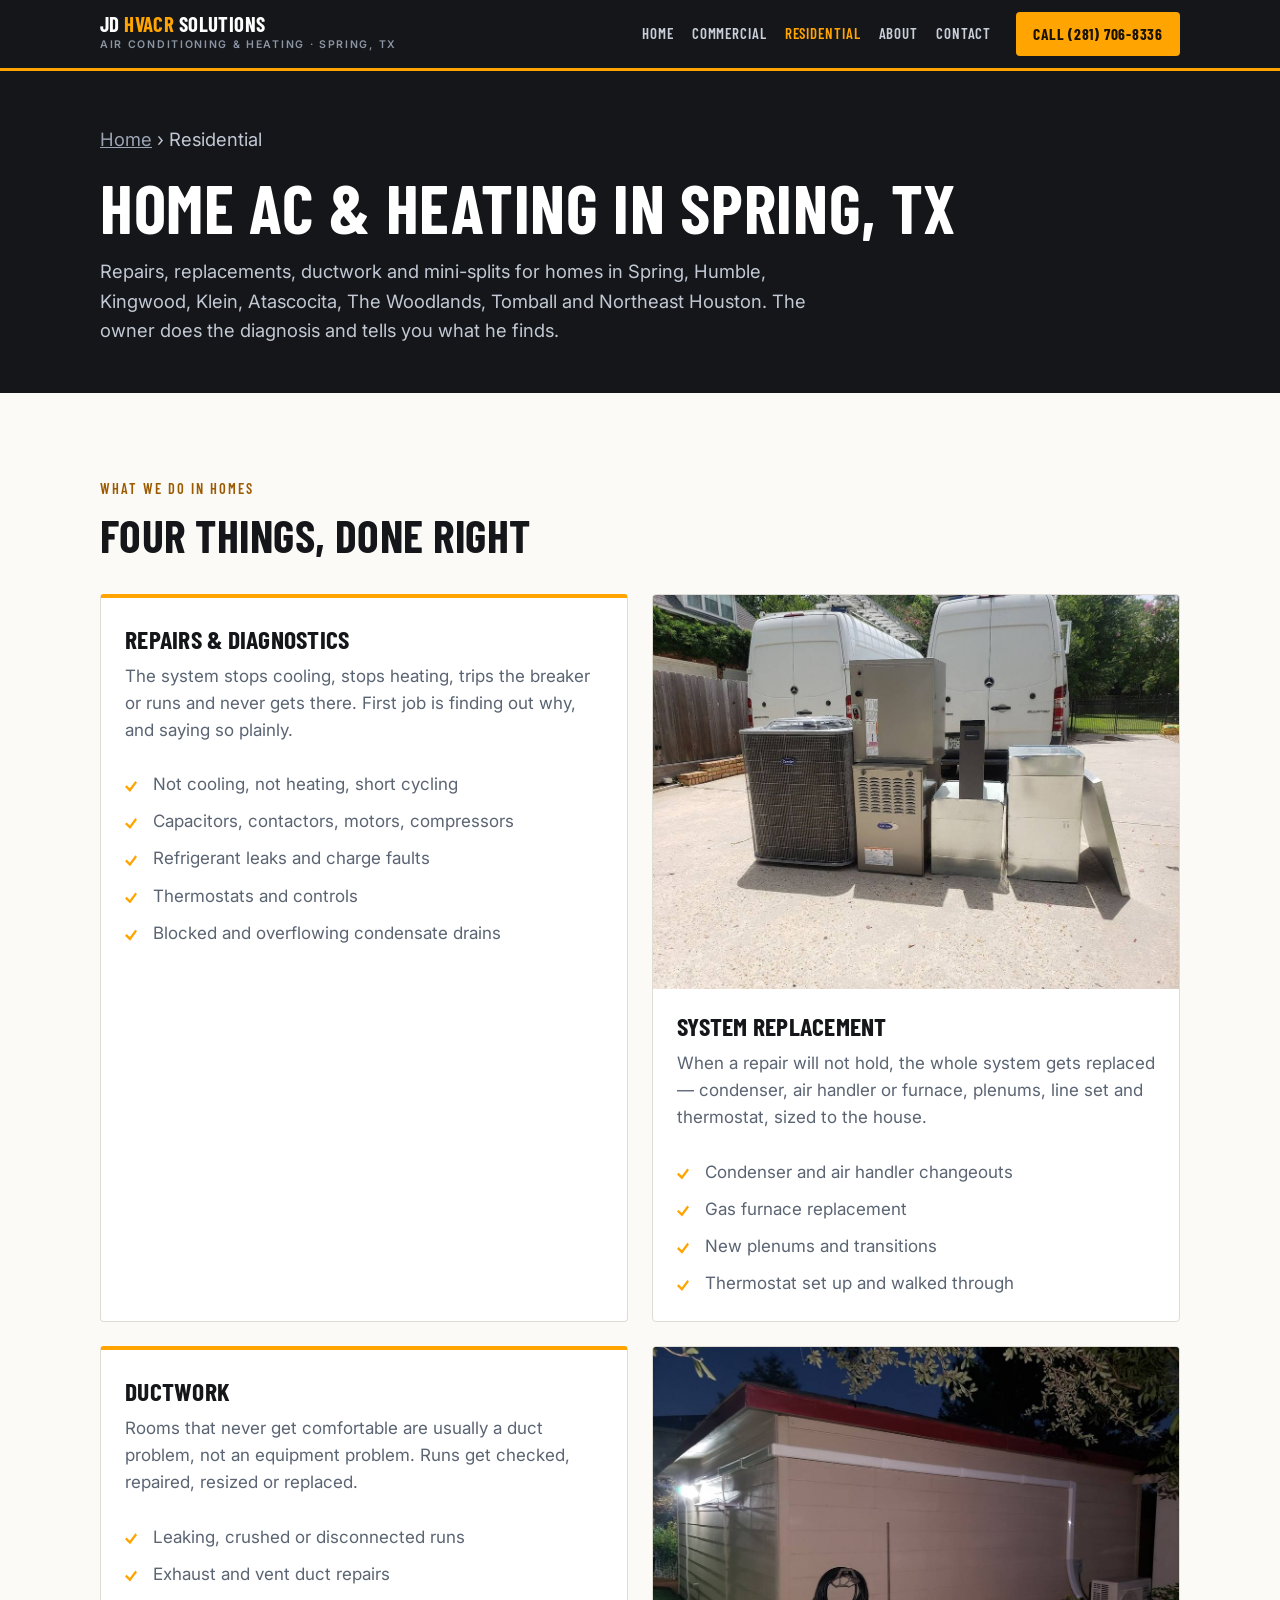
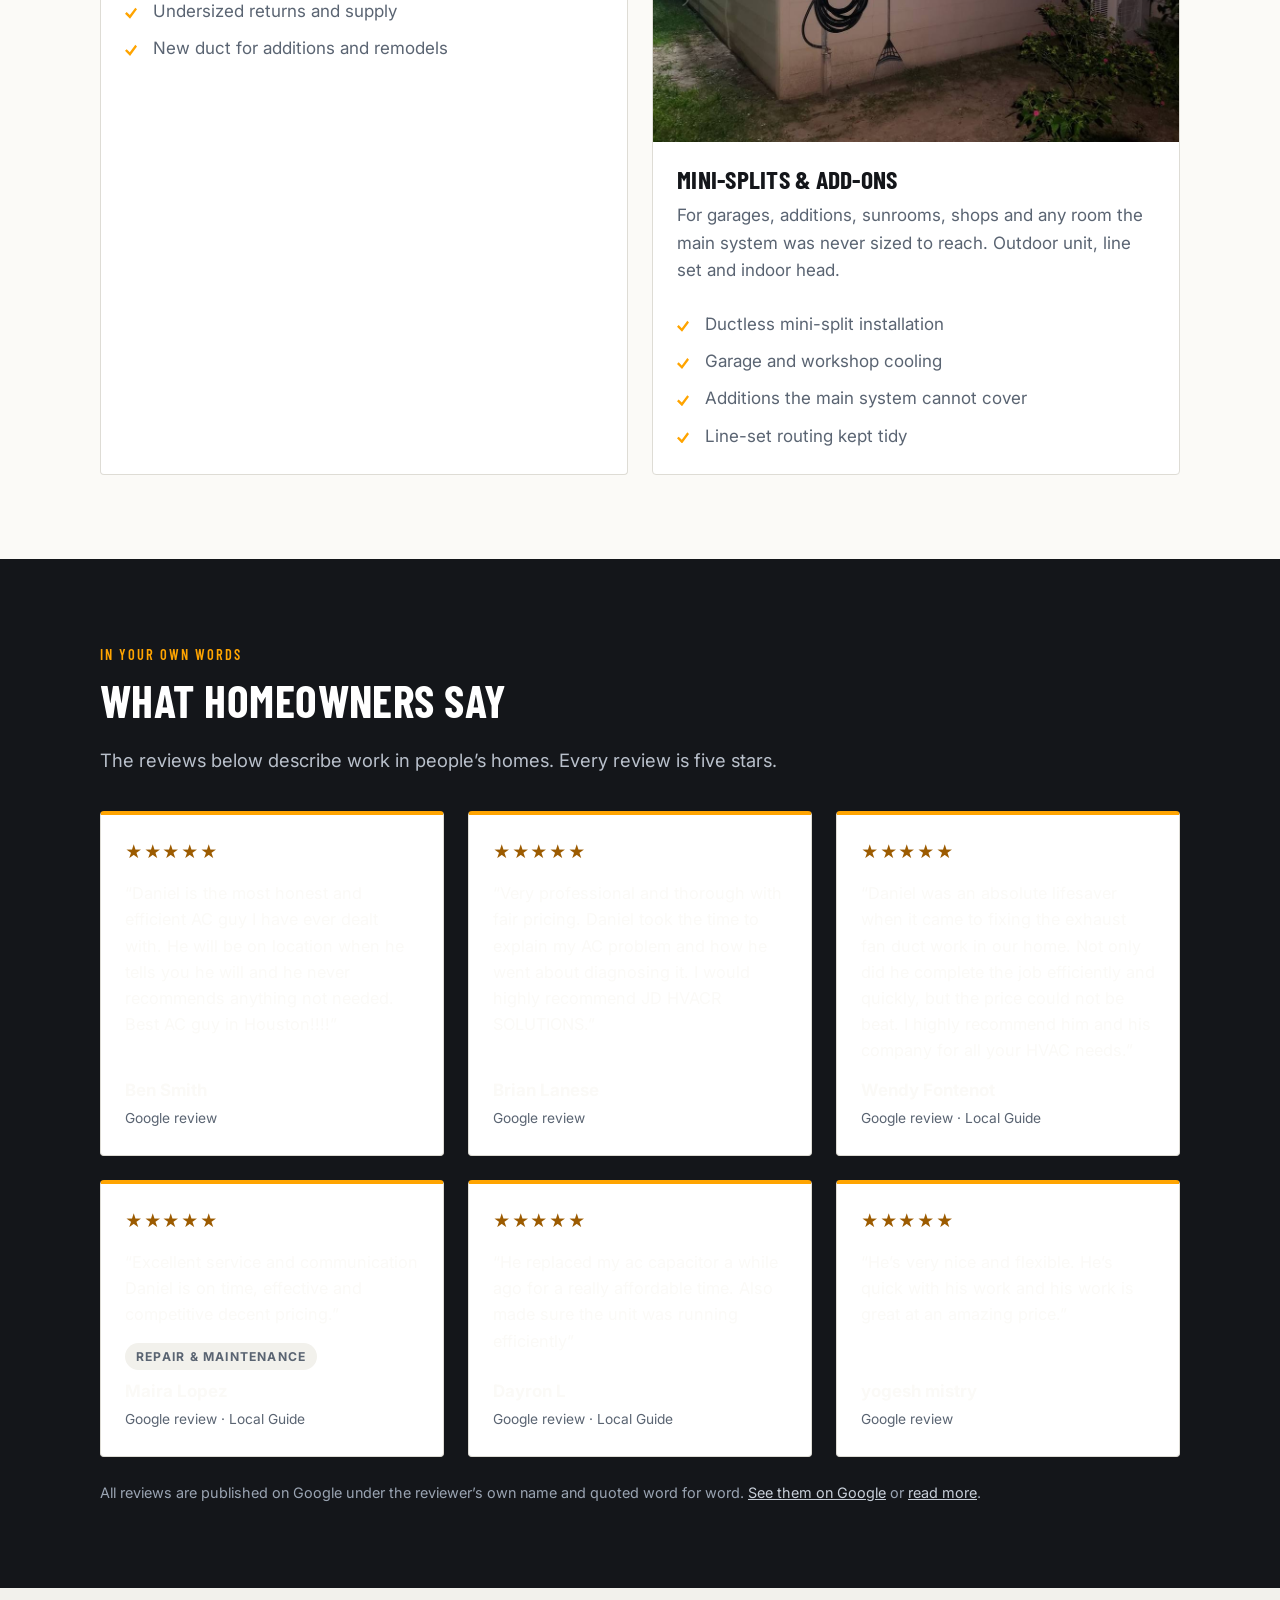
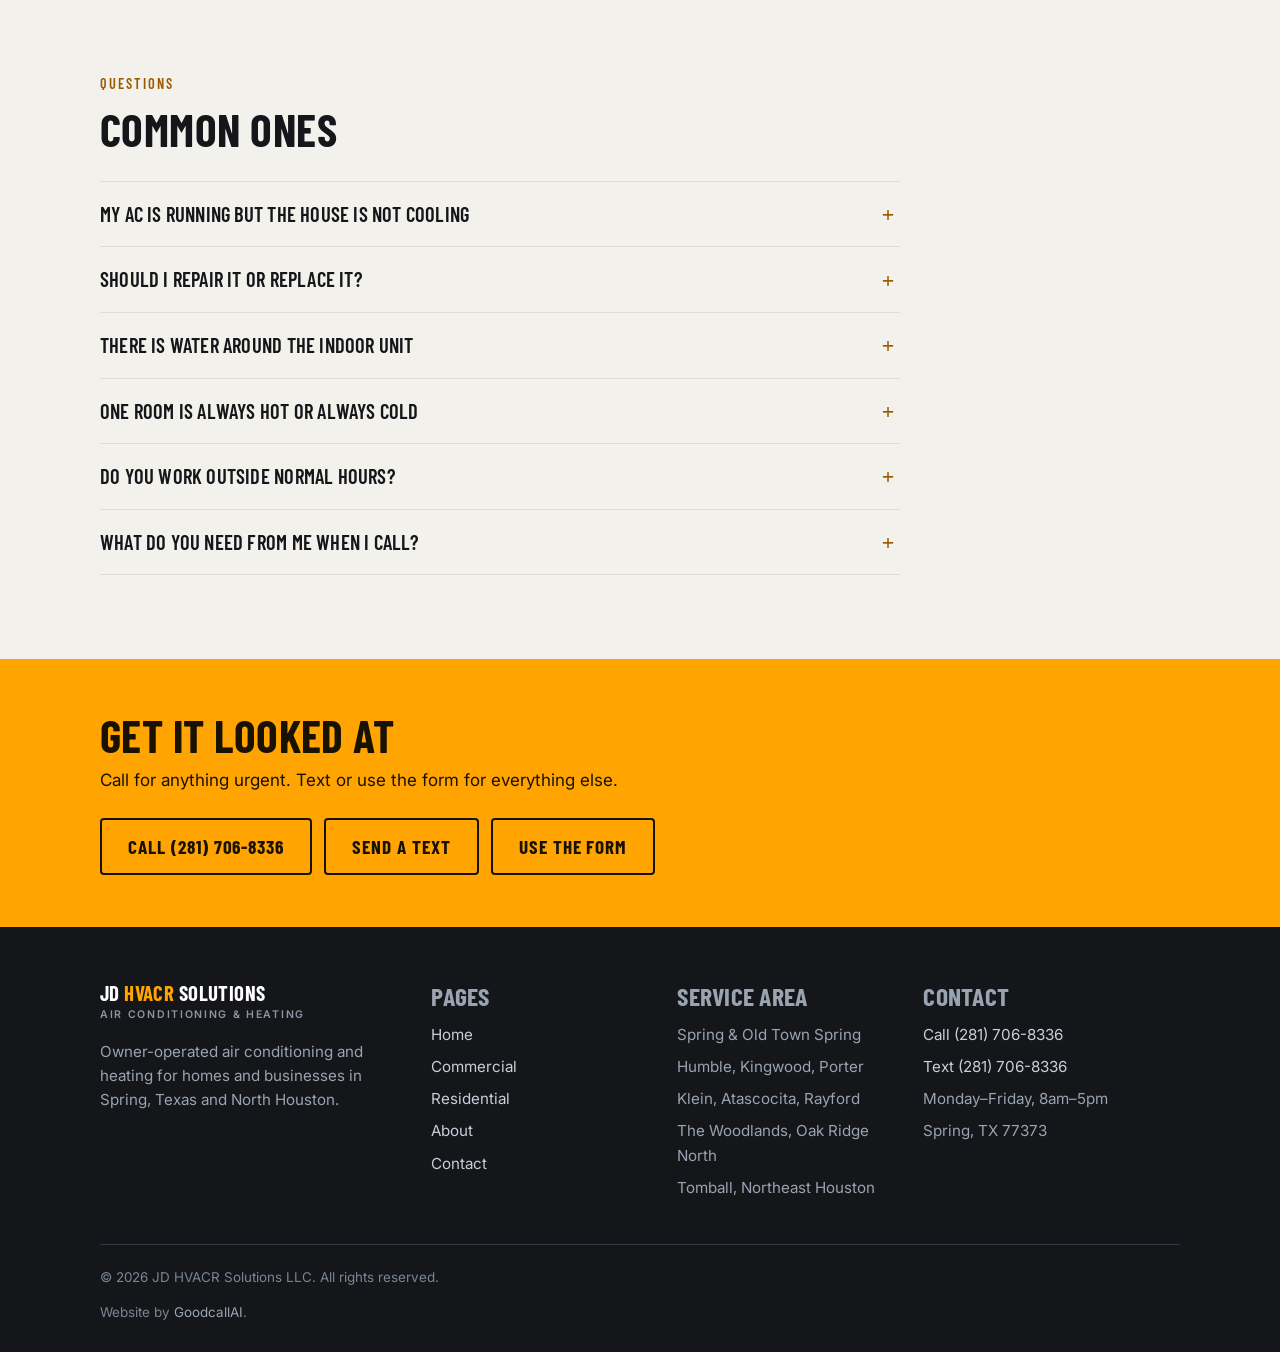
<file: residential.html>
<!DOCTYPE html>
<html lang="en-US">
<head>
<meta charset="utf-8">
<meta name="viewport" content="width=device-width, initial-scale=1">
<!-- PREVIEW MODE: keeps this temporary address out of Google. Remove this line on the real domain. -->
<meta name="robots" content="noindex, nofollow">
<title>AC &amp; Heating Repair for Homes in Spring, TX | JD HVACR Solutions</title>
<meta name="description" content="Home AC repair, heating repair, system replacement, ductwork and mini-splits in Spring, Tomball, The Woodlands and Northeast Houston. Owner-operated. Call or text (281) 706-8336.">
<meta property="og:type" content="website">
<meta property="og:site_name" content="JD HVACR Solutions">
<meta property="og:title" content="Home AC &amp; Heating | JD HVACR Solutions">
<meta property="og:description" content="Repairs, replacements, ductwork and mini-splits for homes in Spring, Tomball and The Woodlands.">
<meta property="og:url" content="https://www.jdhvacrsolutions.com/residential.html">
<meta property="og:image" content="https://www.jdhvacrsolutions.com/assets/img/residential-system-changeout.jpg">
<meta name="twitter:card" content="summary_large_image">
<link rel="canonical" href="https://www.jdhvacrsolutions.com/residential.html">
<link rel="preconnect" href="https://fonts.googleapis.com">
<link rel="preconnect" href="https://fonts.gstatic.com" crossorigin>
<link rel="stylesheet" href="assets/css/site.css">
<link href="https://fonts.googleapis.com/css2?family=Barlow+Condensed:wght@600;700&family=Inter:wght@400;600;700&display=swap" rel="stylesheet">
<link rel="icon" href="assets/img/favicon.svg" type="image/svg+xml">
</head>
<body>
<a class="skip" href="#main">Skip to content</a>

<header class="topbar">
  <div class="wrap topbar__inner">
    <a class="brand" href="index.html">
      <div class="brand__name">JD <span>HVACR</span> Solutions</div>
      <div class="brand__sub">Air Conditioning &amp; Heating &middot; Spring, TX</div>
    </a>
    <nav class="nav" aria-label="Main">
      <a href="index.html">Home</a>
      <a href="commercial.html">Commercial</a>
      <a href="residential.html" aria-current="page">Residential</a>
      <a href="about.html">About</a>
      <a href="contact.html">Contact</a>
    </nav>
    <div class="topbar__cta">
      <a class="btn btn--amber" href="tel:+12817068336">Call (281) 706-8336</a>
    </div>
  </div>
</header>

<main id="main">

  <section class="pagehead">
    <div class="wrap">
      <p class="crumb"><a href="index.html">Home</a> &rsaquo; Residential</p>
      <h1>Home AC &amp; heating in Spring, TX</h1>
      <p>Repairs, replacements, ductwork and mini-splits for homes in Spring, Humble, Kingwood, Klein, Atascocita, The Woodlands, Tomball and Northeast Houston. The owner does the diagnosis and tells you what he finds.</p>
    </div>
  </section>

  <section class="section">
    <div class="wrap">
      <p class="eyebrow">What we do in homes</p>
      <h2>Four things, done right</h2>

      <div class="grid grid--2" style="margin-top:36px">
        <article class="card card--text">
          <div class="card__body">
            <h3>Repairs &amp; diagnostics</h3>
            <p>The system stops cooling, stops heating, trips the breaker or runs and never gets there. First job is finding out why, and saying so plainly.</p>
            <ul class="ticks">
              <li>Not cooling, not heating, short cycling</li>
              <li>Capacitors, contactors, motors, compressors</li>
              <li>Refrigerant leaks and charge faults</li>
              <li>Thermostats and controls</li>
              <li>Blocked and overflowing condensate drains</li>
            </ul>
          </div>
        </article>

        <article class="card">
          <img fetchpriority="high" src="assets/img/residential-system-changeout.jpg" alt="A complete Carrier condenser, air handler, gas furnace and sheet metal plenums laid out on a driveway before installation" width="1100" height="825">
          <div class="card__body">
            <h3>System replacement</h3>
            <p>When a repair will not hold, the whole system gets replaced &mdash; condenser, air handler or furnace, plenums, line set and thermostat, sized to the house.</p>
            <ul class="ticks">
              <li>Condenser and air handler changeouts</li>
              <li>Gas furnace replacement</li>
              <li>New plenums and transitions</li>
              <li>Thermostat set up and walked through</li>
            </ul>
          </div>
        </article>

        <article class="card card--text">
          <div class="card__body">
            <h3>Ductwork</h3>
            <p>Rooms that never get comfortable are usually a duct problem, not an equipment problem. Runs get checked, repaired, resized or replaced.</p>
            <ul class="ticks">
              <li>Leaking, crushed or disconnected runs</li>
              <li>Exhaust and vent duct repairs</li>
              <li>Undersized returns and supply</li>
              <li>New duct for additions and remodels</li>
            </ul>
          </div>
        </article>

        <article class="card">
          <img src="assets/img/residential-mini-split.jpg" alt="Ductless mini-split outdoor unit mounted beside a garage wall with a white line-set cover running up to the roofline" width="1100" height="825" loading="lazy">
          <div class="card__body">
            <h3>Mini-splits &amp; add-ons</h3>
            <p>For garages, additions, sunrooms, shops and any room the main system was never sized to reach. Outdoor unit, line set and indoor head.</p>
            <ul class="ticks">
              <li>Ductless mini-split installation</li>
              <li>Garage and workshop cooling</li>
              <li>Additions the main system cannot cover</li>
              <li>Line-set routing kept tidy</li>
            </ul>
          </div>
        </article>
      </div>
    </div>
  </section>

  <section class="section section--dark">
    <div class="wrap">
      <p class="eyebrow">In your own words</p>
      <h2>What homeowners say</h2>
      <p class="lede">The reviews below describe work in people&rsquo;s homes. Every review is five stars.</p>

      <div class="reviews" style="margin-top:36px">
        <article class="review">
          <div class="review__stars"><span aria-hidden="true">&#9733;&#9733;&#9733;&#9733;&#9733;</span><span class="visually-hidden">Rated 5 out of 5 stars</span></div>
          <blockquote>&ldquo;Daniel is the most honest and efficient AC guy I have ever dealt with. He will be on location when he tells you he will and he never recommends anything not needed. Best AC guy in Houston!!!!&rdquo;</blockquote>
          <div class="review__who">
            <span class="review__name">Ben Smith</span>
            <span class="review__meta">Google review</span>
          </div>
        </article>

        <article class="review">
          <div class="review__stars"><span aria-hidden="true">&#9733;&#9733;&#9733;&#9733;&#9733;</span><span class="visually-hidden">Rated 5 out of 5 stars</span></div>
          <blockquote>&ldquo;Very professional and thorough with fair pricing. Daniel took the time to explain my AC problem and how he went about diagnosing it. I would highly recommend JD HVACR SOLUTIONS.&rdquo;</blockquote>
          <div class="review__who">
            <span class="review__name">Brian Lanese</span>
            <span class="review__meta">Google review</span>
          </div>
        </article>

        <article class="review">
          <div class="review__stars"><span aria-hidden="true">&#9733;&#9733;&#9733;&#9733;&#9733;</span><span class="visually-hidden">Rated 5 out of 5 stars</span></div>
          <blockquote>&ldquo;Daniel was an absolute lifesaver when it came to fixing the exhaust fan duct work in our home. Not only did he complete the job efficiently and quickly, but the price could not be beat. I highly recommend him and his company for all your HVAC needs.&rdquo;</blockquote>
          <div class="review__who">
            <span class="review__name">Wendy Fontenot</span>
            <span class="review__meta">Google review &middot; Local Guide</span>
          </div>
        </article>

        <article class="review">
          <div class="review__stars"><span aria-hidden="true">&#9733;&#9733;&#9733;&#9733;&#9733;</span><span class="visually-hidden">Rated 5 out of 5 stars</span></div>
          <blockquote>&ldquo;Excellent service and communication Daniel is on time, effective and competitive decent pricing.&rdquo;</blockquote>
          <div class="review__who">
            <span class="review__job">Repair &amp; maintenance</span>
            <span class="review__name" style="margin-top:8px">Maira Lopez</span>
            <span class="review__meta">Google review &middot; Local Guide</span>
          </div>
        </article>

        <article class="review">
          <div class="review__stars"><span aria-hidden="true">&#9733;&#9733;&#9733;&#9733;&#9733;</span><span class="visually-hidden">Rated 5 out of 5 stars</span></div>
          <blockquote>&ldquo;He replaced my ac capacitor a while ago for a really affordable time. Also made sure the unit was running efficiently&rdquo;</blockquote>
          <div class="review__who">
            <span class="review__name">Dayron L</span>
            <span class="review__meta">Google review &middot; Local Guide</span>
          </div>
        </article>

        <article class="review">
          <div class="review__stars"><span aria-hidden="true">&#9733;&#9733;&#9733;&#9733;&#9733;</span><span class="visually-hidden">Rated 5 out of 5 stars</span></div>
          <blockquote>&ldquo;He&rsquo;s very nice and flexible. He&rsquo;s quick with his work and his work is great at an amazing price.&rdquo;</blockquote>
          <div class="review__who">
            <span class="review__name">yogesh mistry</span>
            <span class="review__meta">Google review</span>
          </div>
        </article>
      </div>

      <p class="source-note" style="color:#9aa4b2">All reviews are published on Google under the reviewer&rsquo;s own name and quoted word for word. <a href="https://maps.app.goo.gl/ZJkw5k8w882oYUyZ8" target="_blank" rel="noopener" style="color:#c8cfd9">See them on Google</a> or <a href="about.html" style="color:#c8cfd9">read more</a>.</p>
    </div>
  </section>

  <section class="section section--alt">
    <div class="wrap">
      <p class="eyebrow">Questions</p>
      <h2>Common ones</h2>
      <div class="faq" style="margin-top:28px">
        <details>
          <summary>My AC is running but the house is not cooling</summary>
          <div class="answer"><p>That is usually a charge problem, a failing capacitor or compressor, a dirty coil or a duct fault letting the cold air go somewhere it should not. It needs diagnosing on site rather than guessed at over the phone.</p></div>
        </details>
        <details>
          <summary>Should I repair it or replace it?</summary>
          <div class="answer"><p>Depends on the age of the system, what has failed and what else is close to failing. If a repair will genuinely get you through, that is what gets recommended. If it will not, you are told before money is spent on it.</p></div>
        </details>
        <details>
          <summary>There is water around the indoor unit</summary>
          <div class="answer"><p>Almost always a blocked condensate drain. Switch the system off at the thermostat so it stops producing more water, and call. Leaving it running can put water through a ceiling.</p></div>
        </details>
        <details>
          <summary>One room is always hot or always cold</summary>
          <div class="answer"><p>Usually ductwork &mdash; a crushed, leaking or disconnected run, or a return that is too small. Sometimes the room was never on the original design at all, in which case a mini-split is the fix.</p></div>
        </details>
        <details>
          <summary>Do you work outside normal hours?</summary>
          <div class="answer"><p>Hours are 8am to 5pm. Outside them, extreme temperatures come first &mdash; no heat in winter, no cooling in summer. Call and say what the situation is.</p></div>
        </details>
        <details>
          <summary>What do you need from me when I call?</summary>
          <div class="answer"><p>Your address, what the system is doing or not doing, and roughly how old it is. The brand helps if you know it.</p></div>
        </details>
      </div>
    </div>
  </section>

  <section class="band">
    <div class="wrap">
      <h2>Get it looked at</h2>
      <p>Call for anything urgent. Text or use the form for everything else.</p>
      <div class="band__actions">
        <a class="btn btn--lg btn--outline" href="tel:+12817068336">Call (281) 706-8336</a>
        <a class="btn btn--lg btn--outline" href="sms:+12817068336">Send a text</a>
        <a class="btn btn--lg btn--outline" href="contact.html">Use the form</a>
      </div>
    </div>
  </section>

</main>

<!--#footer-->
<footer class="footer">
  <div class="wrap">
    <div class="footer__grid">
      <div>
        <div class="brand__name">JD <span>HVACR</span> Solutions</div>
        <div class="brand__sub" style="margin-bottom:16px">Air Conditioning &amp; Heating</div>
        <p>Owner-operated air conditioning and heating for homes and businesses in Spring, Texas and North Houston.</p>
      </div>
      <div>
        <h3>Pages</h3>
        <ul>
          <li><a href="index.html">Home</a></li>
          <li><a href="commercial.html">Commercial</a></li>
          <li><a href="residential.html">Residential</a></li>
          <li><a href="about.html">About</a></li>
          <li><a href="contact.html">Contact</a></li>
        </ul>
      </div>
      <div>
        <h3>Service area</h3>
        <ul>
          <li>Spring &amp; Old Town Spring</li>
          <li>Humble, Kingwood, Porter</li>
          <li>Klein, Atascocita, Rayford</li>
          <li>The Woodlands, Oak Ridge North</li>
          <li>Tomball, Northeast Houston</li>
        </ul>
      </div>
      <div>
        <h3>Contact</h3>
        <ul>
          <li><a href="tel:+12817068336">Call (281) 706-8336</a></li>
          <li><a href="sms:+12817068336">Text (281) 706-8336</a></li>
          <li>Monday&ndash;Friday, 8am&ndash;5pm</li>
          <li>Spring, TX 77373</li>
        </ul>
      </div>
    </div>

    <div class="footer__legal">
      <!-- ===================================================================
           LAUNCH BLOCKER — DO NOT DEPLOY WITHOUT READING THIS
           Daniel's Texas TACL license number is not yet known. The TDLR
           regulatory notice below is the statement a LICENSED contractor
           displays, so publishing it without a number asserts something
           nobody has verified. It stays commented out until he supplies
           the number. Every competitor shows theirs; this is item 2 in
           BUILD-NOTES.md. Uncomment and fill in the number, on all five
           pages, before the site goes live.

      <p class="tdlr">
        Regulated by the Texas Department of Licensing and Regulation,
        P.O. Box 12157, Austin, TX 78711 &middot; 1-800-803-9202 &middot; 512-463-6599 &middot;
        <a href="https://www.tdlr.texas.gov" target="_blank" rel="noopener">www.tdlr.texas.gov</a><br>
        License Number: TACL______
      </p>
           =================================================================== -->
      <p>&copy; 2026 JD HVACR Solutions LLC. All rights reserved.</p>
      <p class="credit">Website by <a href="https://goodcallai.org" target="_blank" rel="noopener">GoodcallAI</a>.</p>
    </div>
  </div>
</footer>

<nav class="callbar" aria-label="Quick contact">
  <a class="is-call" href="tel:+12817068336">Call now</a>
  <a class="is-text" href="sms:+12817068336">Text us</a>
</nav>

</body>
</html>
</file>
<file: assets/css/site.css>
/* ==========================================================================
   JD HVACR Solutions
   Static site. No framework, no build step, no JavaScript.
   Palette: deep charcoal + safety amber.
   ========================================================================== */

:root {
  --ink:        #14161a;
  --ink-soft:   #232830;
  --ink-line:   #333a45;
  --steel:      #5a6472;
  --line:       #dedcd5;
  --paper:      #fbfaf7;
  --paper-2:    #f2f1ec;
  --white:      #ffffff;

  --amber:      #ffa400;
  --amber-hi:   #ffb733;
  --amber-deep: #9c5b00;   /* passes 4.5:1 on paper, paper-2 and white */
  --amber-ink:  #1a1200;   /* text on amber */

  --wrap: 1120px;
  --gap: 24px;
  --radius: 4px;

  --font-display: "Barlow Condensed", "Arial Narrow", system-ui, sans-serif;
  --font-body: "Inter", system-ui, -apple-system, "Segoe UI", Roboto, sans-serif;

  --shadow: 0 1px 2px rgba(20, 22, 26, .06), 0 8px 24px rgba(20, 22, 26, .07);
}

/* ---------- reset ---------- */
*, *::before, *::after { box-sizing: border-box; }
html { -webkit-text-size-adjust: 100%; scroll-behavior: smooth; }
body {
  margin: 0;
  background: var(--paper);
  color: var(--ink);
  font-family: var(--font-body);
  font-size: 17px;
  line-height: 1.6;
  -webkit-font-smoothing: antialiased;
}
img { max-width: 100%; height: auto; display: block; }
a { color: var(--amber-deep); }
h1, h2, h3, h4 {
  font-family: var(--font-display);
  font-weight: 700;
  line-height: 1.04;
  letter-spacing: .01em;
  margin: 0 0 .5em;
  text-transform: uppercase;
  overflow-wrap: break-word;   /* last resort for a long word on a narrow phone */
}
h1 { font-size: clamp(2.05rem, 7vw, 4.25rem); }
h2 { font-size: clamp(1.7rem, 4.4vw, 2.85rem); }
h3 { font-size: clamp(1.2rem, 2.4vw, 1.6rem); }
p { margin: 0 0 1em; }
p:last-child { margin-bottom: 0; }

/* ---------- layout ---------- */
.wrap { width: 100%; max-width: var(--wrap); margin-inline: auto; padding-inline: 20px; }
.section { padding: 64px 0; }
.section--tight { padding: 44px 0; }
.section--dark { background: var(--ink); color: var(--paper); }
.section--dark h2, .section--dark h3 { color: var(--white); }
.section--alt { background: var(--paper-2); }
.lede { font-size: 1.15rem; color: var(--steel); max-width: 62ch; }
.section--dark .lede { color: #b9c0cb; }

.eyebrow {
  font-family: var(--font-display);
  text-transform: uppercase;
  letter-spacing: .14em;
  font-size: .9rem;
  font-weight: 600;
  color: var(--amber-deep);
  margin: 0 0 10px;
}
.section--dark .eyebrow { color: var(--amber); }

/* ---------- skip link ---------- */
.skip {
  position: absolute; left: -9999px; top: 0; z-index: 200;
  background: var(--amber); color: var(--amber-ink);
  padding: 12px 18px; font-weight: 700;
}
.skip:focus { left: 0; }

/* ---------- header ---------- */
.topbar {
  position: sticky; top: 0; z-index: 100;
  background: var(--ink);
  border-bottom: 3px solid var(--amber);
}
.topbar__inner {
  display: flex; align-items: center; gap: 16px;
  min-height: 68px; flex-wrap: wrap; padding-block: 10px;
}
.brand { display: block; text-decoration: none; margin-right: auto; }
.brand__name {
  font-family: var(--font-display);
  font-weight: 700; font-size: 1.5rem; line-height: 1;
  letter-spacing: .02em; color: var(--white); text-transform: uppercase;
  white-space: nowrap;
}
.brand__name span { color: var(--amber); }
.brand__sub {
  font-size: .6rem; letter-spacing: .1em; text-transform: uppercase;
  color: #8b95a3; margin-top: 3px; font-weight: 600; white-space: nowrap;
}

.nav { display: flex; gap: 4px; flex-wrap: wrap; order: 3; width: 100%; }
.nav a {
  font-family: var(--font-display);
  text-transform: uppercase; letter-spacing: .06em;
  font-size: .97rem; font-weight: 600;
  color: #c8cfd9; text-decoration: none;
  padding: 9px 10px; border-radius: var(--radius); white-space: nowrap;
}
.nav a:hover { color: var(--white); background: var(--ink-soft); }
.nav a[aria-current="page"] { color: var(--amber); }

.topbar__cta { display: flex; gap: 8px; align-items: center; }

/* ---------- buttons ---------- */
.btn {
  display: inline-flex; align-items: center; justify-content: center; gap: 8px;
  font-family: var(--font-display);
  text-transform: uppercase; letter-spacing: .05em;
  font-size: 1.05rem; font-weight: 700; line-height: 1;
  padding: 14px 20px; border-radius: var(--radius);
  text-decoration: none; border: 2px solid transparent; cursor: pointer;
  white-space: nowrap; max-width: 100%;
}
@media (max-width: 419px) {
  .btn { white-space: normal; text-align: center; }
}
.btn--amber { background: var(--amber); color: var(--amber-ink); }
.btn--amber:hover { background: var(--amber-hi); }
.btn--ghost { border-color: #8892a1; color: var(--white); background: transparent; }
.btn--ghost:hover { border-color: var(--amber); color: var(--amber); }
.btn--outline { border-color: var(--ink); color: var(--ink); background: transparent; }
.btn--outline:hover { background: var(--ink); color: var(--white); }
.btn--lg { font-size: 1.2rem; padding: 17px 26px; }
.btn--block { width: 100%; }

/* ---------- hero ---------- */
.hero { background: var(--ink); color: var(--paper); padding: 56px 0 0; }
.hero h1 { color: var(--white); max-width: 16ch; }
.hero h1 em { font-style: normal; color: var(--amber); }
.hero__lede { font-size: 1.2rem; color: #c2c9d4; max-width: 54ch; margin-bottom: 28px; }

.triage { display: grid; gap: 12px; grid-template-columns: 1fr; margin: 0 0 32px; }
.triage a {
  display: flex; flex-direction: column; align-items: flex-start; gap: 3px;
  background: var(--ink-soft); border: 1px solid var(--ink-line);
  border-left: 5px solid var(--amber);
  padding: 18px 20px; border-radius: var(--radius);
  text-decoration: none; color: var(--white);
}
.triage a:hover { background: #2c323c; border-left-color: var(--amber-hi); }
.triage strong {
  font-family: var(--font-display); text-transform: uppercase;
  font-size: 1.3rem; font-weight: 700; line-height: 1.1; display: block;
}
.triage span { font-size: .93rem; color: #9aa4b2; display: block; margin-top: 2px; }

.hero__strip {
  background: var(--ink-soft); border-top: 1px solid var(--ink-line);
  margin-top: 40px; padding: 18px 0;
}
.facts { display: flex; flex-wrap: wrap; gap: 10px 28px; align-items: center; }
.facts li { list-style: none; font-size: .95rem; color: #c2c9d4; display: flex; align-items: center; gap: 8px; }
.facts strong { color: var(--white); font-weight: 600; }
.facts .stars { color: var(--amber); letter-spacing: .08em; }
.facts ul, ul.facts { margin: 0; padding: 0; }

/* ---------- cards ---------- */
.grid { display: grid; gap: var(--gap); }
.grid--2 { grid-template-columns: 1fr; }
.grid--3 { grid-template-columns: 1fr; }

.card {
  background: var(--white); border: 1px solid var(--line);
  border-radius: var(--radius); overflow: hidden;
  display: flex; flex-direction: column;
}
.card img { width: 100%; aspect-ratio: 4 / 3; object-fit: cover; }
.card__body { padding: 24px; display: flex; flex-direction: column; gap: 10px; flex: 1; }
.card__body h3 { margin: 0; }
.card__body p { color: var(--steel); }
.card__link {
  margin-top: auto; font-family: var(--font-display); font-weight: 700;
  text-transform: uppercase; letter-spacing: .05em; font-size: 1.02rem;
  color: var(--ink); text-decoration: none; border-bottom: 3px solid var(--amber);
  align-self: flex-start; padding-bottom: 2px;
}
.card__link:hover { color: var(--amber-deep); }

/* plain list of what he does */
.ticks { list-style: none; margin: 0; padding: 0; display: grid; gap: 10px; }
.ticks li { position: relative; padding-left: 28px; color: var(--steel); }
.ticks li::before {
  content: ""; position: absolute; left: 0; top: .52em;
  width: 12px; height: 12px; background: var(--amber);
  clip-path: polygon(14% 44%, 0 58%, 42% 100%, 100% 22%, 86% 8%, 40% 70%);
}
.section--dark .ticks li { color: #c2c9d4; }

/* ---------- gallery ---------- */
.gallery { display: grid; gap: 14px; grid-template-columns: 1fr; }
.shot { margin: 0; background: var(--ink); border-radius: var(--radius); overflow: hidden; }
.shot img { width: 100%; aspect-ratio: 4 / 3; object-fit: cover; }
.shot figcaption {
  padding: 12px 14px; font-size: .9rem; color: #c2c9d4; line-height: 1.45;
}

/* ---------- reviews ---------- */
.reviews { display: grid; gap: var(--gap); grid-template-columns: 1fr; }
.review {
  background: var(--white); border: 1px solid var(--line);
  border-top: 4px solid var(--amber);
  border-radius: var(--radius); padding: 24px;
  display: flex; flex-direction: column; gap: 14px;
}
.review blockquote { margin: 0; font-size: 1.02rem; }
.review__who { margin-top: auto; }
.review__name { font-weight: 700; display: block; }
.review__meta { font-size: .86rem; color: var(--steel); }
.review__stars { color: var(--amber-deep); letter-spacing: .1em; font-size: 1.05rem; }
.review__job {
  display: inline-block; font-size: .76rem; text-transform: uppercase;
  letter-spacing: .1em; font-weight: 700; color: var(--steel);
  background: var(--paper-2); border-radius: 100px; padding: 4px 11px;
}

.source-note { font-size: .9rem; color: var(--steel); margin-top: 24px; }

/* ---------- service areas ---------- */
.areas { display: flex; flex-wrap: wrap; gap: 10px; margin: 0; padding: 0; list-style: none; }
.areas li {
  font-family: var(--font-display); text-transform: uppercase;
  letter-spacing: .05em; font-size: 1.1rem; font-weight: 600;
  background: var(--white); border: 1px solid var(--line);
  border-radius: var(--radius); padding: 10px 16px;
}
.section--dark .areas li { background: var(--ink-soft); border-color: var(--ink-line); color: var(--white); }

/* ---------- FAQ (native details, no JS) ---------- */
.faq { display: grid; gap: 0; border-top: 1px solid var(--line); max-width: 800px; }
.faq details { border-bottom: 1px solid var(--line); }
.faq summary {
  cursor: pointer; list-style: none; padding: 20px 40px 20px 0; position: relative;
  font-family: var(--font-display); font-size: 1.28rem; font-weight: 600;
  text-transform: uppercase; letter-spacing: .01em; line-height: 1.2;
}
.faq summary::-webkit-details-marker { display: none; }
.faq summary::after {
  content: "+"; position: absolute; right: 6px; top: 50%; transform: translateY(-50%);
  font-size: 1.7rem; color: var(--amber-deep); line-height: 1; font-weight: 400;
}
.faq details[open] summary::after { content: "\2013"; }
.faq summary:hover { color: var(--amber-deep); }
.faq .answer { padding: 0 0 22px; color: var(--steel); max-width: 66ch; }

/* ---------- contact / form ---------- */
.contact-grid { display: grid; gap: 36px; grid-template-columns: 1fr; }
.form { display: grid; gap: 16px; }
.field { display: grid; gap: 6px; }
.field label { font-weight: 600; font-size: .95rem; }
.field input, .field textarea, .field select {
  font: inherit; font-size: 1rem; color: var(--ink);
  background: var(--white);
  border: 1px solid #6f6d66; border-radius: var(--radius);
  padding: 13px 14px; width: 100%;
}
.field textarea { min-height: 120px; resize: vertical; }
.field input:focus, .field textarea:focus, .field select:focus {
  outline: 3px solid var(--ink); outline-offset: 1px; border-color: var(--ink);
}
.form__note { font-size: .88rem; color: var(--steel); }
.hp { position: absolute; left: -9999px; opacity: 0; height: 0; overflow: hidden; }

.contact-card {
  background: var(--ink); color: var(--paper);
  border-radius: var(--radius); padding: 28px;
}
.contact-card h3 { color: var(--white); }
.contact-card dl { margin: 0; display: grid; gap: 16px; }
.contact-card dt {
  font-family: var(--font-display); text-transform: uppercase;
  letter-spacing: .12em; font-size: .78rem; color: var(--amber); font-weight: 600;
}
.contact-card dd { margin: 3px 0 0; font-size: 1.05rem; }
.contact-card a { color: var(--white); }
.phone-xl {
  font-family: var(--font-display); font-size: 2.1rem; font-weight: 700;
  color: var(--white); text-decoration: none; display: block; line-height: 1.1;
}
.phone-xl:hover { color: var(--amber); }

/* ---------- CTA band ---------- */
.band { background: var(--amber); color: var(--amber-ink); padding: 52px 0; }
.band h2 { color: var(--amber-ink); margin-bottom: 8px; }
.band p { max-width: 56ch; margin-bottom: 24px; }
.band .btn--outline { border-color: var(--amber-ink); color: var(--amber-ink); }
.band .btn--outline:hover { background: var(--amber-ink); color: var(--amber); }
.band__actions { display: flex; flex-wrap: wrap; gap: 12px; }

/* ---------- footer ---------- */
.footer { background: var(--ink); color: #99a3b1; padding: 56px 0 0; font-size: .95rem; }
.footer a { color: #c8cfd9; text-decoration: none; }
.footer a:hover { color: var(--amber); text-decoration: underline; }
.footer h4 {
  color: var(--white); font-size: 1.05rem; letter-spacing: .1em; margin-bottom: 14px;
}
.footer ul { list-style: none; margin: 0; padding: 0; display: grid; gap: 8px; }
.footer__grid { display: grid; gap: 32px; grid-template-columns: 1fr; }
.footer__legal {
  margin-top: 44px; border-top: 1px solid var(--ink-line);
  padding: 22px 0 28px; font-size: .84rem; line-height: 1.6; color: #7b8594;
}
.footer__legal a { color: #9aa4b2; }
.tdlr { margin-bottom: 14px; }
.placeholder {
  background: #4a3400; color: var(--amber-hi);
  padding: 1px 7px; border-radius: 3px; font-weight: 700;
  font-family: ui-monospace, "SFMono-Regular", Menlo, monospace; font-size: .92em;
}
.credit { margin-top: 10px; }

/* ---------- sticky mobile call bar ---------- */
.callbar {
  position: fixed; left: 0; right: 0; bottom: 0; z-index: 110;
  display: grid; grid-template-columns: 1fr 1fr; gap: 1px;
  background: var(--ink-line);
  border-top: 2px solid var(--amber);
}
.callbar a {
  display: flex; align-items: center; justify-content: center; gap: 8px;
  padding: 15px 8px; text-decoration: none;
  font-family: var(--font-display); text-transform: uppercase;
  font-size: 1.12rem; font-weight: 700; letter-spacing: .04em;
}
.callbar .is-call { background: var(--amber); color: var(--amber-ink); }
.callbar .is-text { background: var(--ink); color: var(--white); }
body { padding-bottom: 58px; }

/* ---------- page header (inner pages) ---------- */
.pagehead { background: var(--ink); color: var(--paper); padding: 54px 0 48px; }
.pagehead h1 { color: var(--white); margin-bottom: 14px; }
.pagehead p { color: #c2c9d4; font-size: 1.15rem; max-width: 60ch; }
.crumb { font-size: .86rem; color: #7b8594; margin-bottom: 18px; }
.crumb a { color: #9aa4b2; }

/* ---------- misc ---------- */
.split { display: grid; gap: 32px; grid-template-columns: 1fr; align-items: start; }
.media { border-radius: var(--radius); overflow: hidden; }
.map { border: 0; width: 100%; height: 320px; border-radius: var(--radius); display: block; }
.visually-hidden {
  position: absolute; width: 1px; height: 1px; padding: 0; margin: -1px;
  overflow: hidden; clip: rect(0 0 0 0); white-space: nowrap; border: 0;
}

/* ==========================================================================
   Breakpoints
   ========================================================================== */
@media (min-width: 620px) {
  .triage { grid-template-columns: repeat(3, 1fr); }
  .gallery { grid-template-columns: repeat(2, 1fr); }
  .grid--2 { grid-template-columns: repeat(2, 1fr); }
  .reviews { grid-template-columns: repeat(2, 1fr); }
  .footer__grid { grid-template-columns: repeat(2, 1fr); }
}

@media (max-width: 899px) {
  /* Pull the 5.0-on-Google strip above the fold on a 390x844 phone. For a
     one-man business with ten reviews, that rating is the credibility. */
  .hero { padding-top: 40px; }
  .triage { margin-bottom: 22px; }
  .hero__strip { margin-top: 26px; }
  .hero__lede { margin-bottom: 22px; }
  .topbar__cta { display: none; }
  .topbar__inner { min-height: 0; gap: 8px; }
  .brand__name { font-size: 1.3rem; }
  .nav { gap: 2px; }
  .nav a { font-size: .92rem; padding: 10px 9px; }   /* 40px tap target */
}

@media (min-width: 900px) {
  body { padding-bottom: 0; }
  .callbar { display: none; }
  .brand__sub { font-size: .66rem; letter-spacing: .16em; }
  .brand { flex: 0 0 auto; }
  .grid--3 { grid-template-columns: repeat(3, 1fr); }
  .gallery { grid-template-columns: repeat(3, 1fr); }
  .reviews { grid-template-columns: repeat(3, 1fr); }
  .contact-grid { grid-template-columns: 1.15fr .85fr; }
  .split { grid-template-columns: 1fr 1fr; gap: 48px; }
  .footer__grid { grid-template-columns: 1.4fr 1fr 1fr 1.2fr; }
  .hero { padding-top: 72px; }
  .section { padding: 84px 0; }
}

@media (prefers-reduced-motion: reduce) {
  html { scroll-behavior: auto; }
}

@media print {
  .topbar, .callbar, .band, .footer { display: none; }
  body { padding: 0; background: #fff; }
}

/* text-only service card — used where there is no honest photograph for it */
.card--text { border-top: 4px solid var(--amber); }
.card--text .card__body { padding-top: 28px; }

/* The header only collapses to one row where all three parts genuinely fit.
   Between 900px and 1239px the nav drops to its own full-width row instead,
   which is what stops the page scrolling sideways. */
@media (min-width: 1180px) {
  .topbar__inner { flex-wrap: nowrap; }
  .nav { order: 0; width: auto; flex: 0 0 auto; flex-wrap: nowrap; gap: 0; }
  .nav a { font-size: .93rem; padding: 9px 9px; }
  .brand__name { font-size: 1.3rem; }
  .topbar__cta .btn { font-size: .97rem; padding: 12px 15px; }
}

/* ---------- focus ----------
   Only form fields had a focus style; everything else fell back to whatever
   the browser draws, which is thin and weak on the charcoal header in Firefox
   and Safari. One explicit ring, dark on light surfaces and amber on dark. */
a:focus-visible,
button:focus-visible,
summary:focus-visible,
[tabindex]:focus-visible {
  outline: 3px solid var(--ink);
  outline-offset: 2px;
  border-radius: 2px;
}
.topbar a:focus-visible,
.hero a:focus-visible,
.triage a:focus-visible,
.section--dark a:focus-visible,
.footer a:focus-visible,
.callbar a:focus-visible,
.contact-card a:focus-visible,
.pagehead a:focus-visible {
  outline-color: var(--amber);
}
.btn--amber:focus-visible,
.band a:focus-visible,
.callbar .is-call:focus-visible {
  outline-color: var(--ink);
}

/* ==========================================================================
   Cover hero — full-width photograph with the phone number on it.
   Every reference site opens this way; the old text-only hero did not.
   ========================================================================== */
.cover {
  position: relative;
  background: var(--ink);
  min-height: 460px;
  display: flex; align-items: center;
  overflow: hidden;
}
.cover__bg {
  position: absolute; inset: 0;
  width: 100%; height: 100%;
  object-fit: cover;
  opacity: .45;
}
.cover::after {
  content: ""; position: absolute; inset: 0;
  background: linear-gradient(100deg, rgba(20,22,26,.94) 0%, rgba(20,22,26,.80) 45%, rgba(20,22,26,.42) 100%);
}
.cover__inner { position: relative; z-index: 2; padding-block: 52px; width: 100%; }
.cover h1 { color: var(--white); max-width: 18ch; margin-bottom: 14px; }
.cover h1 span { color: var(--amber); display: block; }
.cover__lede {
  font-size: 1.15rem; color: #d3d9e2; max-width: 50ch; margin-bottom: 26px;
}
.cover__phone {
  display: inline-flex; flex-direction: column; text-decoration: none;
  margin-bottom: 20px;
}
.cover__phone .label {
  font-family: var(--font-display); text-transform: uppercase;
  letter-spacing: .16em; font-size: .78rem; font-weight: 600; color: var(--amber);
}
.cover__phone .num {
  font-family: var(--font-display); font-weight: 700; line-height: 1;
  font-size: clamp(2.4rem, 6.5vw, 3.4rem); color: var(--white);
}
.cover__phone:hover .num { color: var(--amber); }
.cover__actions { display: flex; flex-wrap: wrap; gap: 12px; }
.cover__badges {
  display: flex; flex-wrap: wrap; gap: 8px 22px;
  margin-top: 26px; padding: 0; list-style: none;
}
.cover__badges li {
  font-size: .93rem; color: #d3d9e2; display: flex; align-items: center; gap: 8px;
}
.cover__badges a { color: #d3d9e2; }
.cover__badges .stars { color: var(--amber); letter-spacing: .06em; }

/* ---------- service grid with icons ---------- */
.services { display: grid; gap: 16px; grid-template-columns: 1fr; }
.svc {
  background: var(--white); border: 1px solid var(--line);
  border-top: 4px solid var(--amber); border-radius: var(--radius);
  padding: 24px; display: flex; flex-direction: column; gap: 10px;
}
.svc svg { width: 40px; height: 40px; color: var(--amber-deep); flex: none; }
.svc h3 { margin: 0; }
.svc p { color: var(--steel); margin: 0; font-size: .98rem; }

/* ---------- why us ---------- */
.why { display: grid; gap: 22px; grid-template-columns: 1fr; }
.why__item { display: flex; gap: 16px; align-items: flex-start; }
.why__item svg { width: 32px; height: 32px; color: var(--amber); flex: none; margin-top: 3px; }
.why__item h3 { margin: 0 0 4px; }
.why__item p { margin: 0; color: #c2c9d4; font-size: .99rem; }

/* ---------- google review strip ---------- */
.google-strip {
  display: flex; flex-wrap: wrap; align-items: center; gap: 12px 20px;
  background: var(--white); border: 1px solid var(--line);
  border-radius: var(--radius); padding: 18px 22px; margin-bottom: 30px;
}
.google-strip .big {
  font-family: var(--font-display); font-size: 2.1rem; font-weight: 700;
  line-height: 1; color: var(--ink);
}
.google-strip .stars { color: #f0a500; letter-spacing: .1em; font-size: 1.2rem; }
.google-strip p { margin: 0; color: var(--steel); font-size: .95rem; }

@media (min-width: 620px) {
  .services { grid-template-columns: repeat(2, 1fr); }
  .why { grid-template-columns: repeat(2, 1fr); }
}
@media (min-width: 900px) {
  .cover { min-height: 540px; }
  .cover__inner { padding-block: 76px; }
  .services { grid-template-columns: repeat(3, 1fr); }
  .why { grid-template-columns: repeat(2, 1fr); gap: 32px; }
}
</file>
